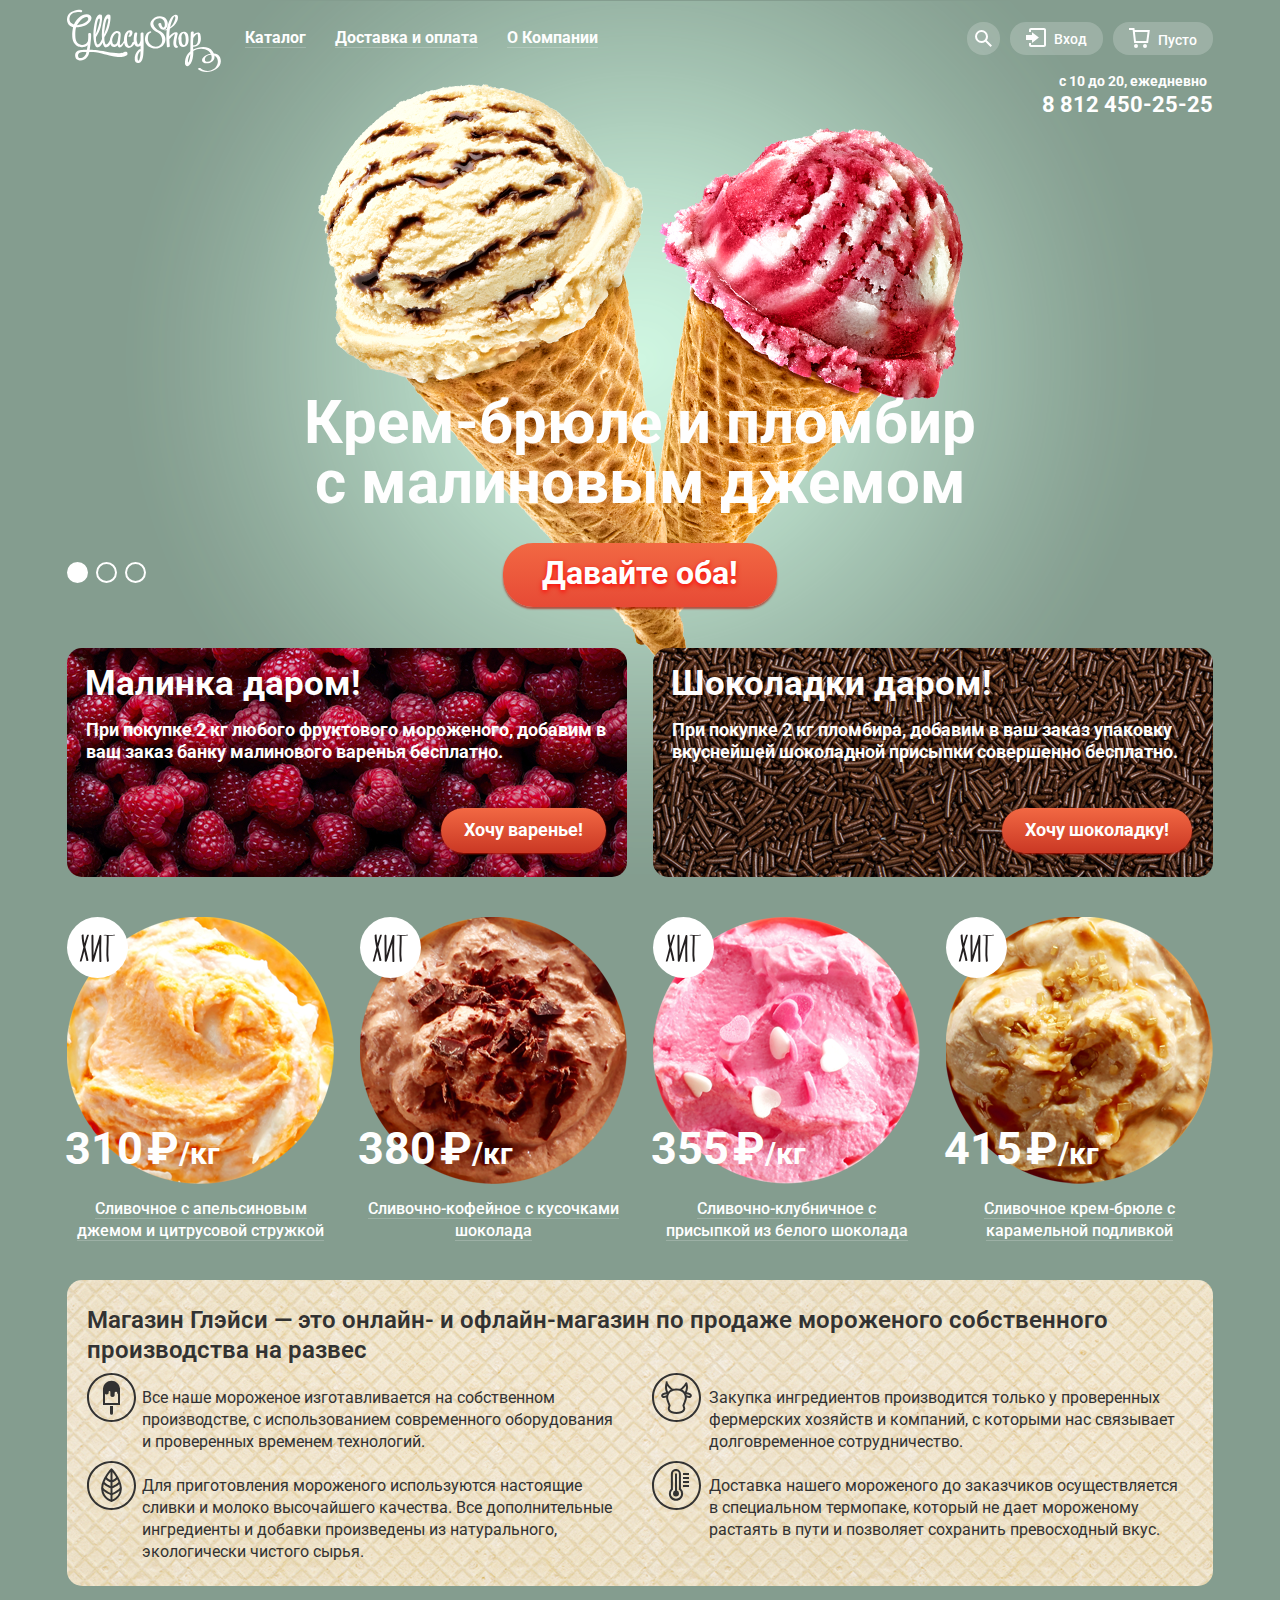
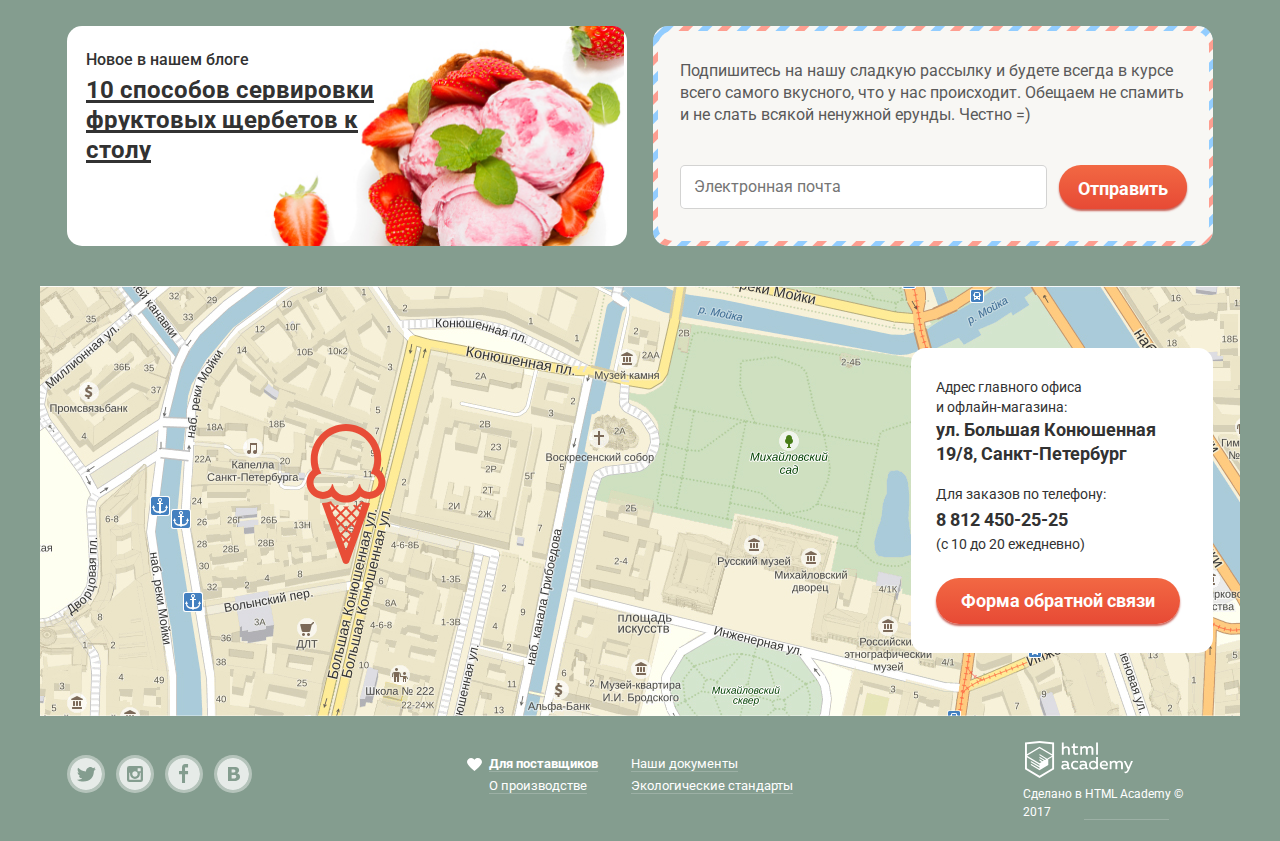
<file: index.html>
<!DOCTYPE html>
<html lang="ru">
  <head>
    <meta charset="utf-8">
    <title>HTML Academy: Проект «Глэйси»</title>
    <link href="https://fonts.googleapis.com/css?family=Roboto:400,500,700&amp;subset=cyrillic" rel="stylesheet">
    <link rel="stylesheet" href="css/normalize.css">
    <link rel="stylesheet" href="css/style.css">

    <!-- временно, для различения в браузере-->
    <link rel="shortcut icon" href="i1.ico" type="image/x-icon">
  </head>
  <body>
    <input class="visually-hidden" type="radio" id="slide-product-1" name="toggle" checked> <!-- СЛАЙД-1-->
    <input class="visually-hidden" type="radio" id="slide-product-2" name="toggle"> <!-- СЛАЙД-2-->
    <input class="visually-hidden" type="radio" id="slide-product-3" name="toggle"> <!-- СЛАЙД-3-->
    <div class="body-wrapper">
      <div class="slider-bottom">
        <div class="ie11-bottom"></div>
        <label class="slide-checked" for="slide-product-1">Первый</label> <!-- СЛАЙД-1-->
        <label for="slide-product-2">Второй</label> <!-- СЛАЙД-2-->
        <label for="slide-product-3">Третий</label> <!-- СЛАЙД-3-->
      </div>
      <header class="main-header">
        <nav class="main-navigation">
          <img class="logo" src="img/logo.svg" alt="Логотип магазина «Глэйси»" width="154" height="64">
          <ul class="site-navigation">  <!-- МЕНЮ-->
            <li class="nav-border nav-border-1"><a href="catalog.html">Каталог</a>
              <ul class="site-navigation-att display-popup"> <!-- ПОДМЕНЮ-->
                <li class="nav-new"><a href="#">Новинки</a></li>
                <li class="nav-att"><a href="catalog-creamy.html">Сливочное</a></li>
                <li class="nav-att"><a href="#">Щербеты</a></li>
                <li class="nav-att"><a href="#">Фруктовый лед</a></li>
                <li class="nav-att"><a href="#">Мелорин</a></li>
              </ul> <!-- /ПОДМЕНЮ-->
            </li>
            <li class="nav-border"><a href="shipping.html">Доставка и оплата</a></li>
            <li class="nav-border"><a href="about.html">О Компании</a></li>
          </ul> <!-- /МЕНЮ-->
          <div class="user-navigation"> <!-- ПОЛЬЗ-МЕНЮ-->
            <div class="search-nav-popup"><!--ПОИСК-->
              <a class="button-search button-light" href="/search.html">
                <span class="visually-hidden">Поиск</span>
              </a>
              <div  class="search-popup display-popup"><!--ПОИСК окно-->
                <section class="search">
                  <h2 class="visually-hidden">Форма поиск</h2>
                    <form action="https://echo.htmlacademy.ru" method="get">
                    <input class="search" type="search" name="search" placeholder="Что ищем?">
                    <button class="visually-hidden" type="submit" name="submit-search" value="">Найти</button>
                    </form>
                </section>
              </div> <!-- /ПОИСК окно -->
            </div><!-- /ПОИСК-->
            <div class="login-nav-popup"><!--ВХОД окно -->
              <a class="login-link button-light" href="/login.html">Вход</a>
              <div  class="login-popup display-popup"> <!--ВХОД-->
                <section class="login">
                  <h2 class="visually-hidden">Вход</h2>
                  <form action="https://echo.htmlacademy.ru" method="post">
                    <p class="login-input-email">
                      <label class="visually-hidden" for="login-email">Электронная почта</label>
                      <input type="email" name="login-email" id="login-email" placeholder="Электронная почта" required>
                    </p>
                    <p class="login-input-password">
                      <label class="visually-hidden" for="password">Пароль</label>
                      <input type="password" name="password" id="password" placeholder="Пароль" required>
                    </p>
                    <div class="login-wrapper">
                      <button class="button" type="submit" name="login-submit" value="">Войти</button>
                      <p><a href="/restore.html">Забыли пароль?</a>
                      <a href="/registration.html">Новая регистрация</a></p>
                    </div>
                  </form>
                </section>
              </div> <!--/ВХОД окно -->
            </div> <!--/ВХОД-->
            <section class="basket-nav button-light">
              <h2 class="visually-hidden">Корзина</h2>
              <a class="basket" href="/basket.html">Пусто</a>
            </section>
          </div> <!-- /ПОЛЬЗ-МЕНЮ-->
        </nav>
        <div class="main-contact">
          <p>с 10 до 20, ежедневно</p>
          <a href="tel:88124502525">8 812 450-25-25</a>
        </div>
      </header>
      <div class="wrapper">
        <main>
          <section class="slider"> <!-- СЛАЙДЕР-->
            <h1 class="visually-hidden">Магазин мороженного «Глэйси»</h1>
            <div class="main-slider"> <!-- СЛАЙД-1-->
              <div class="main-slide-1">
                <img src="img/slider-cream-1.png" alt="Крем-брюле и пломбир с малиновым джемом" width="1045" height="881">

                  <div class="ie11"></div>
                <p>Крем-брюле и пломбир с малиновым джемом</p>
                <a href="#" class="button button-max">Давайте оба!</a>
              </div>  <!-- /СЛАЙД-1-->
              <div class="main-slide-1 display-slide-none">  <!-- СЛАЙД-2-->
                <img src="img/slider-cream-2.png" alt="Шоколадный пломбир и лимонный сорбет" width="1065" height="859">
                <p>Шоколадный пломбир и лимонный сорбет </p>
                <a href="#" class="button button-max">Давайте оба!</a>
              </div>  <!-- /СЛАЙД-2-->
              <div class="main-slide-1 display-slide-none">  <!-- СЛАЙД-3-->
                <img src="img/slider-cream-3.png" alt="Пломбир с помадкой и клубничный щербет" width="1079" height="854">
                <p>Пломбир с помадкой и клубничный щербет</p>
                <a href="#" class="button button-max">Давайте оба!</a>
              </div>  <!-- /СЛАЙД-3-->
            </div>    <!-- /.main-slider-->
          </section> <!-- /СЛАЙДЕР-->
          <section class="wraper-2"> <!-- ПРОМО-->
            <h2 class="visually-hidden">Акции</h2>
            <section class="promo promo-1">
              <h3>Малинка даром!</h3>
              <p>При покупке 2 кг любого фруктового мороженого, добавим в ваш заказ банку малинового варенья бесплатно.</p>
              <div class="ie11-promo"></div>
              <a href="#" class="button button-min">Хочу варенье!</a>
            </section> <!-- /.promo-1-->
            <section class="promo promo-2">
              <h3>Шоколадки даром!</h3>
              <p>При покупке 2 кг пломбира, добавим в ваш заказ упаковку вкуснейшей шоколадной присыпки совершенно бесплатно.</p>
              <div class="ie11-promo"></div>
              <a href="#" class="button button-min">Хочу шоколадку!</a>
            </section> <!-- /.promo-2-->
          </section> <!-- /ПРОМО-->
          <section class="main-catalog wraper-4">
            <h2 class="visually-hidden">Каталог</h2>
            <div class="ice-cream-hit">
              <div class="catalog-card">
                <img class="ice" src="img/cream-11.png" alt="Сливочное с апельсиновым джемом и цитрусовой стружкой" width="267" height="267">
                <p class="price"><span>310</span><span>₽</span>/кг</p>
                <a class="ice-about-link" href="#">
                  <h3 class="ice-about">Сливочное с апельсиновым джемом и цитрусовой стружкой</h3>
                </a>
                <a href="#" class="button button-popup ice-popup">Быстрый просмотр</a>
              </div>
            </div> <!-- /КАРТ-1-->
            <div class="ice-cream-hit">
              <div class="catalog-card">
                <img class="ice" src="img/cream-12.png" alt="Сливочно-кофейное с кусочками шоколада" width="267" height="267">
                <p class="price"><span>380</span><span>₽</span>/кг</p>
                <a class="ice-about-link" href="#">
                  <h3 class="ice-about">Сливочно-кофейное с кусочками шоколада</h3>
                </a>
                <a href="#" class="button button-popup ice-popup">Быстрый просмотр</a>
              </div>
            </div>  <!-- /КАРТ-2-->
            <div class="ice-cream-hit">
              <div class="catalog-card ice-popup">
                <img class="ice" src="img/cream-13.png" alt="Сливочно-клубничное с присыпкой из белого шоколада" width="267" height="267">
                <p class="price"><span>355</span><span>₽</span>/кг</p>
                <a class="ice-about-link" href="#">
                  <h3 class="ice-about">Сливочно-клубничное с присыпкой из белого шоколада</h3>
                </a>
                <a href="#" class="button button-popup ice-popup">Быстрый просмотр</a>
              </div>
            </div> <!-- /КАРТ-3-->
            <div class="ice-cream-hit">
              <div class="catalog-card">
                <img class="ice" src="img/cream-14.png" alt="Сливочное крем-брюле с карамельной подливкой" width="267" height="267">
                <p class="price"><span>415</span><span>₽</span>/кг</p>
                <a class="ice-about-link" href="#">
                  <h3 class="ice-about">Сливочное крем-брюле с карамельной подливкой</h3>
                </a>
                <a href="#" class="button button-popup ice-popup">Быстрый просмотр</a>
              </div>
            </div> <!-- /КАРТ-4-->
          </section>  <!-- /КАТАЛОГ-->
          <section class="about">
            <h2>Магазин Глэйси — это онлайн- и офлайн-магазин по продаже мороженого собственного производства на развес</h2>
            <div class="about-wrapper">
              <p>Все наше мороженое изготавливается на собственном производстве, с использованием современного оборудования и проверенных временем технологий.</p>
              <p>Закупка ингредиентов  производится только у проверенных фермерских хозяйств и компаний, с которыми нас связывает долговременное сотрудничество.</p>
              <p>Для приготовления мороженого используются настоящие сливки и молоко высочайшего качества. Все дополнительные ингредиенты и добавки произведены из натурального, экологически чистого сырья. </p>
              <p>Доставка нашего мороженого до заказчиков осуществляется в специальном термопаке, который не дает мороженому растаять в пути и позволяет сохранить превосходный вкус.</p>
            </div>
          </section>  <!-- /.about-->
          <div class="wraper-2">
            <section class="blog-new">
              <h2>Новое в нашем блоге</h2>
              <a href="#">
                <h3>10 способов сервировки фруктовых щербетов к столу</h3>
              </a>
            </section> <!-- /.blog-new-->
            <section class="letters">
              <div class="letters-fon">
                <h2 class="visually-hidden">Подпишись на рассылку!</h2>
                <p class="letters-text">Подпишитесь на нашу сладкую рассылку и будете всегда в курсе всего самого вкусного, что у нас происходит. Обещаем не спамить и не слать всякой ненужной ерунды. Честно =)</p>
                <form action="https://echo.htmlacademy.ru" method="post">
                  <p class="letters-input">
                    <label class="visually-hidden" for="letters-email">Электронная почта</label>
                    <input type="email" name="letters-email" id="letters-email" placeholder="Электронная почта" required>
                  </p>
                  <button class="button" type="submit" value="">Отправить</button>
                </form>
              </div>  <!-- /.letters-fon -->
            </section> <!-- /.letters-->
          </div>
          <section class="map">
            <h2 class="visually-hidden">Контакты магазина</h2>
            <img class="map-img"  src="img/map.jpg" alt="Санкт-Петербург, ул. Большая Конюшенная 19/8" width="1200" height="430">
            <div class="contact">
              <span>Адрес главного офиса и офлайн-магазина:</span><address>ул. Большая Конюшенная 19/8, Санкт-Петербург</address>
              <p>Для заказов по телефону:
              <a class="tel" href="tel:88124502525">8 812 450-25-25</a>
              (с 10 до 20 ежедневно)</p>
              <a class="button" href="/contact.html">Форма обратной связи</a> <!--Тут же ж должна быть связь через id с section class="reply" ?-->
            </div>
          </section> <!-- /.map-->
        </main>
        <footer class="footer-wrapper">
          <section class="social">
          <h2 class="visually-hidden">Соцсети</h2>
            <ul class="social-wrapper">
              <li><a href="#"><span class="visually-hidden">Twitter</span></a></li>
              <li><a href="#"><span class="visually-hidden">Instagram</span></a></li>
              <li><a href="#"><span class="visually-hidden">Facebook</span></a></li>
              <li><a href="#"><span class="visually-hidden">Вконтакте</span></a></li>
            </ul>
          </section> <!-- /Соцсети-->
          <section class="about-us">
          <h2 class="visually-hidden">Партнерам</h2>
          <ul class="about-us-wrapper">
            <li class="about-us-provider"><a href="#">Для поставщиков</a></li>
            <li><a href="#">Наши документы</a></li>
            <li><a href="#">О производстве</a></li>
            <li><a href="#">Экологические стандарты</a></li>
          </ul>
          </section> <!-- /.about-us-->
          <div class="copyright copyright-wrapper">
            <a href="https://htmlacademy.ru/intensive/htmlcss">
              <img src="img/footer-logo-htmlacademy.svg" alt="Лого «HTML Academy»" width="108" height="39">
              <p>Сделано в <span>HTML Academy</span> © 2017</p>
            </a>
          </div> <!-- /.copyright-->
        </footer>
      </div>  <!-- .wrapper-->

      <!--СВЯЗЬ-->
      <div class="display-popup">
        <section class="reply">
          <h2 class="reply">Мы обязательно вам ответим!</h2>
          <form class="reply" action="https://echo.htmlacademy.ru" method="post">
            <div class="reply-name">
              <label class="visually-hidden" for="reply-name">Имя</label>
              <input type="text" name="reply-name" id="reply-name" placeholder="Как вас зовут?">
            </div>
            <div class="reply-mail">
              <label class="visually-hidden" for="reply-email">Электронная почта</label>
              <input type="email" name="reply-email" id="reply-email" placeholder="Ваша почта для ответа?">
            </div>
            <div class="reply-text">
              <label class="visually-hidden" for="reply-text">Сообщение</label>
              <textarea name="reply-text" id="reply-text" cols="10" rows="3" placeholder="Напишите что-нибудь..."></textarea>
            </div>
            <button class="button button-send" type="submit" value="">Отправить</button>
          </form>
          <button class="button-close" id="button-close" type="button" value="Закрыть">Закрыть</button>
        </section>
      </div> <!--/СВЯЗЬ-->

    </div> <!-- /.body-wrapper -->
  </body>
</html>
</file>
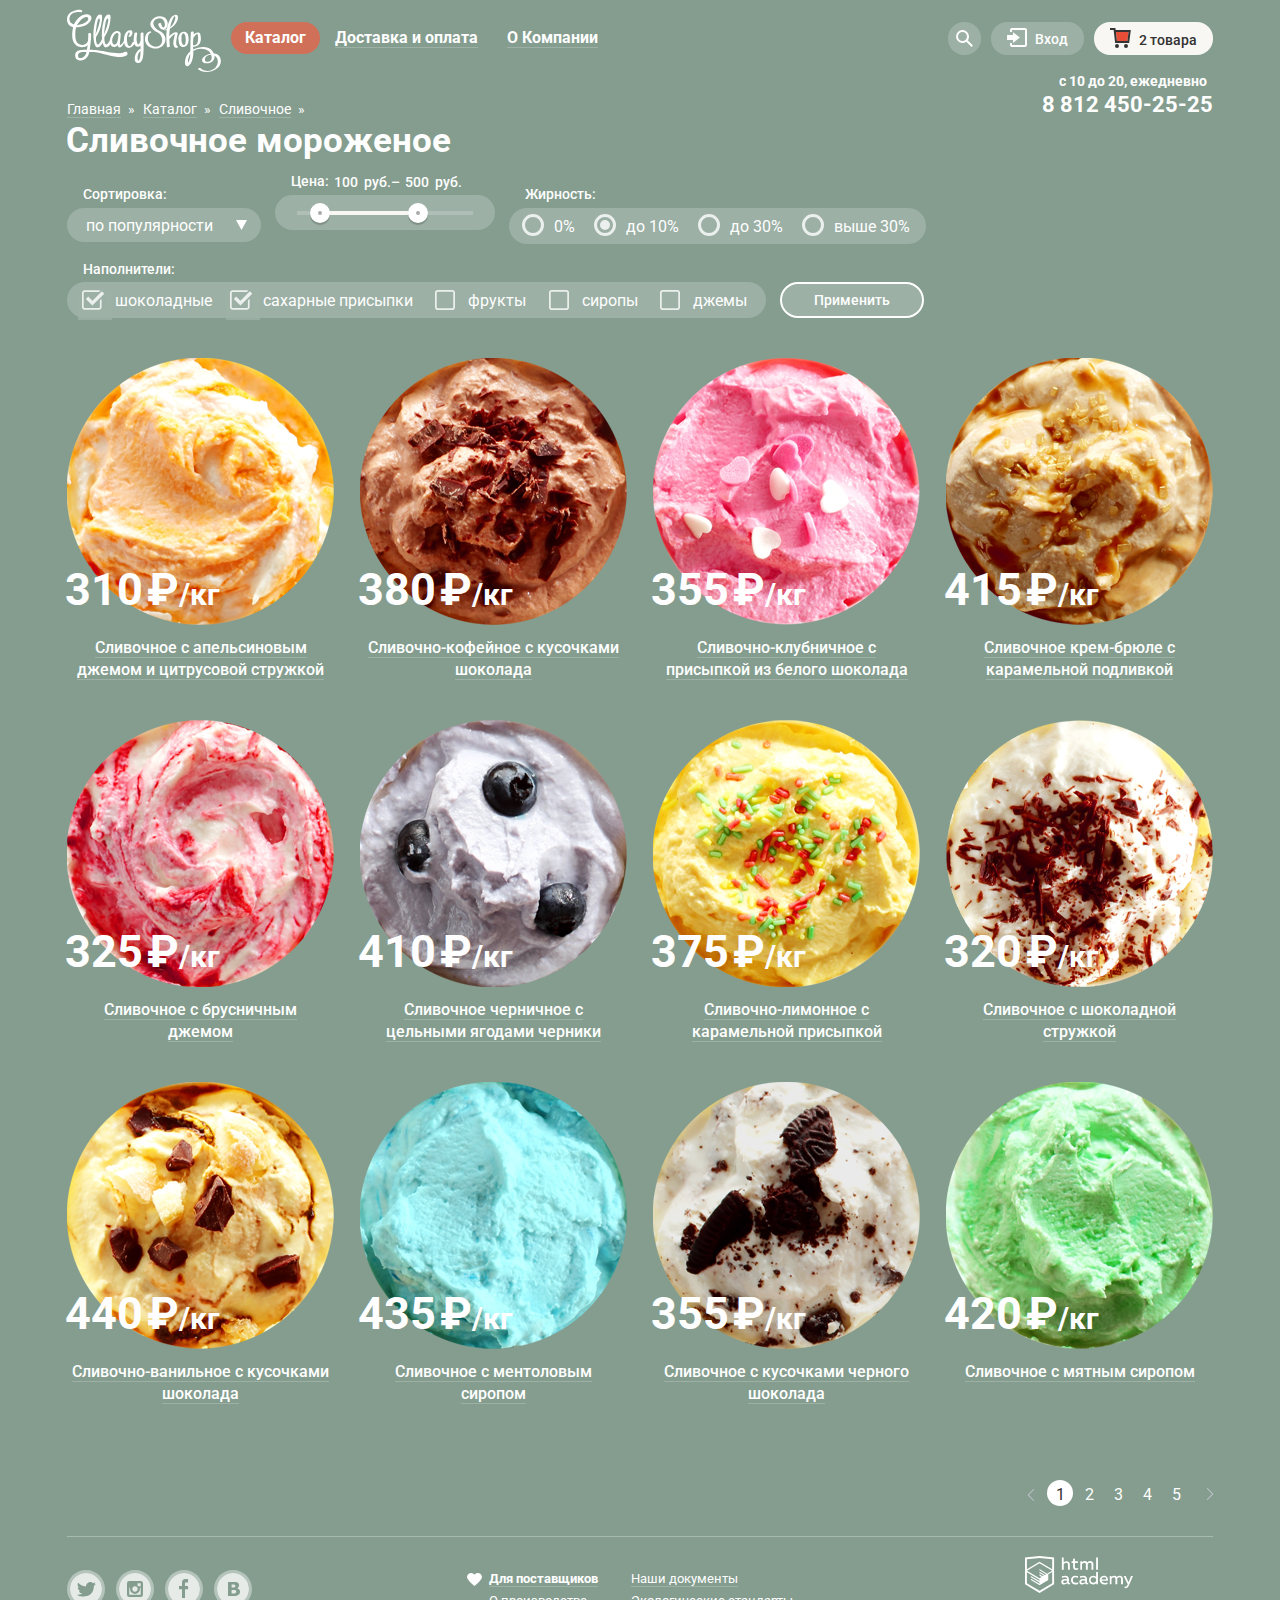
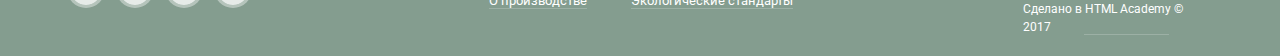
<file: catalog-creamy.html>
<!DOCTYPE html>
<html lang="ru">
  <head>
    <meta charset="utf-8">
    <title>HTML Academy: Проект «Глэйси»</title>
    <link href="https://fonts.googleapis.com/css?family=Roboto:400,500,700&amp;subset=cyrillic" rel="stylesheet">
    <link rel="stylesheet" href="css/normalize.css">
    <link rel="stylesheet" href="css/style-min.css">
  </head>

  <body>
      <div class="body-wrapper">
        <header class="main-header">
          <nav class="main-navigation">
            <a href="index.html">
                <img class="logo" src="img/logo.svg" alt="Логотип магазина «Глэйси»" width="154" height="64">
            </a>
              <ul class="site-navigation"> <!-- ДМЕНЮ-->
                <li class="nav-border site-navigation-active nav-border-1">
                  <a href="catalog.html">Каталог</a>
                  <ul class="site-navigation-att display-popup"> <!-- ПОДМЕНЮ-->
                    <li class="nav-new"><a href="#">Новинки</a></li>
                    <li class="nav-att-active"><a href="#">Сливочное</a></li>
                    <li class="nav-att"><a href="#">Щербеты</a></li>
                    <li class="nav-att"><a href="#">Фруктовый лед</a></li>
                    <li class="nav-att"><a href="#">Мелорин</a></li>
                  </ul> <!-- /ПОДМЕНЮ-->
                </li>
                <li class="nav-border"><a href="shipping.html">Доставка и оплата</a></li>
                <li class="nav-border"><a href="about.html">О Компании</a></li>
              </ul> <!-- /МЕНЮ-->
            <div class="user-navigation"> <!-- ПОЛЬЗ-МЕНЮ-->
              <div class="search-nav-popup"><!--ПОИСК-->
                <a class="button-search button-light" href="/search.html">
                  <span class="visually-hidden">Поиск</span>
                </a>
                <div  class="search-popup display-popup"><!--ПОИСК окно-->
                  <section class="search">
                    <h2 class="visually-hidden">Форма поиск</h2>
                      <form action="https://echo.htmlacademy.ru" method="get">
                      <input class="search" type="search" name="search" placeholder="Что ищем?">
                      <button class="visually-hidden" type="submit" name="submit-search" value="">Найти</button>
                      </form>
                  </section>
                </div> <!-- /ПОИСК окно -->
              </div><!-- /ПОИСК-->
              <div class="login-nav-popup"><!--ВХОД окно -->
                <a class="login-link button-light" href="/login.html">Вход</a>
                <div  class="login-popup display-popup"> <!--ВХОД-->
                  <section class="login">
                    <h2 class="visually-hidden">Вход</h2>
                    <form action="https://echo.htmlacademy.ru" method="post">
                      <p class="login-input-email">
                        <label class="visually-hidden" for="login-email">Электронная почта</label>
                        <input type="email" name="login-email" id="login-email" placeholder="Электронная почта" required>
                      </p>
                      <p class="login-input-password">
                        <label class="visually-hidden" for="password">Пароль</label>
                        <input type="password" name="password" id="password" placeholder="Пароль" required>
                      </p>
                      <div class="login-wrapper">
                        <button class="button" type="submit" name="login-submit" value="">Войти</button>
                        <p><a href="/restore.html">Забыли пароль?</a>
                        <a href="/registration.html">Новая регистрация</a></p>
                      </div>
                    </form>
                  </section>
                </div> <!--/ВХОД окно -->
              </div> <!--/ВХОД-->
              <div class="basket-nav-popup"> <!--КОРЗИНА-->
                <section class="basket-nav-buy button-light">
                  <h2 class="visually-hidden">Корзина</h2>
                  <a class=" basket" href="/basket.html">2 товара</a>
                </section>
                <div class="basket-popup display-popup"><!--КОРЗИНА окно -->
                    <section class="basket-buy">
                      <h2 class="visually-hidden">Корзина</h2>
                      <form action="https://echo.htmlacademy.ru" method="post">
                      <table>
                        <caption class="basket-price-total">
                          <h3 class="visually-hidden">Общая сумма покупки:</h3>Итого: 750 руб.
                        </caption>
                        <tbody>
                          <tr>
                            <th class="ie11-ice"></th>
                            <th class="basket-buy-ice"><a href="#">Пломбир с апельсиновым джемом</a></th>
                            <td class="basket-buy-img"><img src="img/cream-11-basket.png" alt="Пломбир с апельсиновым джемом" width="33" height="33"></td>
                            <td class="basket-buy-weight">1,5 кг х <span class="basket-buy-price">200 руб.</span></td>
                            <td class="basket-buy-cost">300 руб.</td>
                            <td class="basket-buy-delete"><button class="button-delete" type="button" value="Удалить">Удалить товар</button></td>
                          </tr>
                          <tr>
                            <th class="ie11-ice"></th>
                            <th class="basket-buy-ice"><a href="#">Клубничный пломбир с присыпкой из белого шоколада</a></th>
                            <td class="basket-buy-img"><img src="img/cream-13-basket.png" alt="Клубничный пломбир с присыпкой из белого шоколада" width="33" height="33"></td>
                            <td class="basket-buy-weight">1,5 кг х <span class="basket-buy-price">300 руб.</span></td>
                            <td class="basket-buy-cost">450 руб.</td>
                            <td class="basket-buy-delete" ><button class="button-delete" type="button" value="Удалить">Удалить товар</button></td>
                          </tr>
                        </tbody>
                      </table>
                      <hr>
                      <div class="basket-by-button">
                        <button class="button" type="submit" value="">Оформить заказ</button>
                      </div>
                      </form>
                    </section>
                  </div><!-- /КОРЗИНА окно -->
              </div><!-- /КОРЗИНА-->
              </div> <!-- ПОЛЬЗ-МЕНЮ-->
          </nav>
          <div class="wraper-nav-2">
            <ul class="breadcrumbs"> <!-- Хлебные крошки -->
              <li><a href="index.html">Главная</a></li>
              <li><a href="сatalog.html">Каталог</a></li>
              <li><a href="#">Сливочное</a></li>
            </ul>
            <section class="main-contact">
              <h2 class="visually-hidden">Время работы</h2>
              <p>с 10 до 20, ежедневно</p>
              <a href="tel:88124502525">8 812 450-25-25</a>
            </section>
          </div>
        </header>

        <div class="wrapper">
          <main>
            <h1 class="header-main">Сливочное мороженое</h1>
            <section class="sort"> <!-- Форма сортировки -->
              <h2 class="visually-hidden">Выбор</h2>
              <form action="https://echo.htmlacademy.ru" method="get">
                <div class="all-sort-wrapper">
                  <div class="catalog-sort-all catalog-sort-wrapper"> <!-- .sort СОРТИРОВКА-->
                    <p><label for="catalog-sort">Сортировка:</label></p>
                    <div class="catalog-sort">
                      <select class="sort-select" name="catalog-sort" id="catalog-sort">
                        <option class="sort-selected" value="1" selected>по популярности</option>
                        <option value="2">по цене</option>
                        <option value="3">по жирности</option>
                        <option value="4">по наполнителю</option>
                      </select>
                    </div>
                  </div> <!-- /.sort СОРТИРОВКА-->
                  <fieldset class="catalog-sort-priсe catalog-sort-wrapper"> <!-- .price ЦЕНА -->
                    <legend class="catalog-sort-label">Цена:
                      <label class="min-price"><input type="text" name="min-price" value="100"> руб.</label>
                      <label class="max-price"> – <input type="text" name="max-price" value="500"> руб.</label>
                    </legend>
                    <div class="sort-wrapper">
                      <div class="sort-price">
                        <div class="scale">
                          <div class="bar"></div>
                        </div>
                        <div class="range range-min"></div>
                        <div class="range range-max"></div>
                      </div>
                    </div>
                  </fieldset> <!-- /.price ЦЕНА -->
                  <fieldset class="catalog-sort-fat catalog-sort-wrapper"><!-- .fat ЖИРНОРСТЬ -->
                    <legend>Жирность:</legend>
                    <ul class="sort-wrapper">
                      <li class="fat-sort">
                        <input class="sort-fat visually-hidden" type="radio" name="catalog-sort-fat" id="fat-0">
                        <label for="fat-0">0%</label>
                      </li>
                      <li class="fat-sort">
                        <input class="sort-fat visually-hidden" type="radio" name="catalog-sort-fat" id="fat-10" checked>
                        <label for="fat-10">до 10%</label>
                      </li>
                      <li class="fat-sort">
                        <input class="sort-fat visually-hidden" type="radio" name="catalog-sort-fat" id="fat-30">
                        <label for="fat-30">до 30%</label>
                      </li>
                      <li class="fat-sort">
                        <input class="sort-fat visually-hidden" type="radio" name="catalog-sort-fat" id="fat-30max">
                        <label for="fat-30max">выше 30%</label>
                      </li>
                    </ul>
                  </fieldset> <!-- /.fat ЖИРНОРСТЬ -->
                  <fieldset class="catalog-sort-fil catalog-sort-wrapper">  <!-- /.fil НАПОЛНИТЕЛИ -->
                    <legend>Наполнители:</legend>
                    <ul class="sort-wrapper">
                      <li class="fil-sort">
                        <input class="sort-fil visually-hidden" type="checkbox" name="catalog-sort-fil" id="fil-chocolate" checked>
                        <label for="fil-chocolate">шоколадные</label>
                      </li>
                      <li class="fil-sort">
                        <input class="sort-fil visually-hidden" type="checkbox" name="catalog-sort-fil" id="fil-sugar" checked>
                        <label for="fil-sugar">сахарные присыпки</label>
                      </li>
                      <li class="fil-sort">
                        <input class="sort-fil visually-hidden" type="checkbox" name="catalog-sort-fil" id="fil-fruit">
                        <label for="fil-fruit">фрукты</label>
                      </li>
                      <li class="fil-sort">
                        <input class="sort-fil visually-hidden" type="checkbox" name="catalog-sort-fil" id="fil-syrup">
                        <label for="fil-syrup">сиропы</label>
                      </li>
                      <li class="fil-sort">
                        <input class="sort-fil visually-hidden" type="checkbox" name="catalog-sort-fil" id="fil-jam">
                        <label for="fil-jam">джемы</label>
                      </li>
                    </ul>
                  </fieldset>  <!-- /.fil НАПОЛНИТЕЛИ -->
                  <button class="button-sort button-light" type="submit" name="catalog-sort-button" value="">Применить</button>
                </div>
              </form>
            </section>
            <section class="main-catalog wraper-4max"> <!-- КАТАЛОГ -->
              <h2 class="visually-hidden">Каталог</h2>
              <div class="catalog-card catalog-card-row ice-popup">
                  <img class="ice" src="img/cream-11.png" alt="Фото мороженого" width="267" height="267">
                  <p class="price"><span>310</span><span>₽</span>/кг</p>
                  <a class="ice-about-link-max" href="#">
                    <h3 class="ice-about">Сливочное с апельсиновым джемом и цитрусовой стружкой</h3>
                  </a>
                  <a href="#" class="button button-popup ice-popup">Быстрый просмотр</a>
              </div> <!-- /КАРТ-1-->
              <div class="catalog-card catalog-card-row ice-popup">
                <img class="ice" src="img/cream-12.png" alt="Фото мороженого" width="267" height="267">
                <p class="price"><span>380</span><span>₽</span>/кг</p>
                <a class="ice-about-link-max" href="#">
                    <h3 class="ice-about">Сливочно-кофейное с кусочками шоколада</h3>
                </a>
                <a href="#" class="button button-popup ice-popup">Быстрый просмотр</a>
              </div> <!-- /КАРТ-2-->
              <div class="catalog-card catalog-card-row ice-popup">
                <img class="ice" src="img/cream-13.png" alt="Фото мороженого" width="267" height="267">
                <p class="price"><span>355</span><span>₽</span>/кг</p>
                <a class="ice-about-link-max" href="#">
                  <h3 class="ice-about">Сливочно-клубничное с присыпкой из белого шоколада</h3>
                </a>
                <a href="#" class="button button-popup ice-popup">Быстрый просмотр</a>
              </div> <!-- /КАРТ-3-->
              <div class="catalog-card catalog-card-row ice-popup">
                <img class="ice" src="img/cream-14.png" alt="Фото мороженого" width="267" height="267">
                <p class="price"><span>415</span><span>₽</span>/кг</p>
                <a class="ice-about-link-max" href="#">
                  <h3 class="ice-about">Сливочное крем-брюле с карамельной подливкой</h3>
                </a>
                <a href="#" class="button button-popup ice-popup">Быстрый просмотр</a>
              </div> <!-- /КАРТ-4-->
              <!-- РЯД 2-->
              <div class="catalog-card catalog-card-row ice-popup">
                <img class="ice" src="img/cream-21.png" alt="Фото мороженого" width="267" height="267">
                <p class="price"><span>325</span><span>₽</span>/кг</p>
                <a class="ice-about-link-max" href="#">
                  <h3 class="ice-about">Сливочное с брусничным джемом</h3>
                </a>
                <a href="#" class="button button-popup ice-popup">Быстрый просмотр</a>
              </div> <!-- /КАРТ-5-->
              <div class="catalog-card catalog-card-row ice-popup">
                <img class="ice" src="img/cream-22.png" alt="Фото мороженого" width="267" height="267">
                <p class="price"><span>410</span><span>₽</span>/кг</p>
                <a class="ice-about-link-max" href="#">
                  <h3 class="ice-about">Сливочное черничное с цельными ягодами черники</h3>
                </a>
                <a href="#" class="button button-popup ice-popup">Быстрый просмотр</a>
              </div> <!-- /КАРТ-6-->
              <div class="catalog-card catalog-card-row ice-popup">
                <img class="ice" src="img/cream-23.png" alt="Фото мороженого" width="267" height="267">
                <p class="price"><span>375</span><span>₽</span>/кг</p>
                <a class="ice-about-link-max" href="#">
                  <h3 class="ice-about">Сливочно-лимонное с карамельной присыпкой</h3>
                </a>
                <a href="#" class="button button-popup ice-popup">Быстрый просмотр</a>
              </div> <!-- /КАРТ-7-->
              <div class="catalog-card catalog-card-row ice-popup">
                <img class="ice" src="img/cream-24.png" alt="Фото мороженого" width="267" height="267">
                <p class="price"><span>320</span><span>₽</span>/кг</p>
                <a class="ice-about-link-max" href="#">
                  <h3 class="ice-about">Сливочное с шоколадной стружкой</h3>
                </a>
                <a href="#" class="button button-popup ice-popup">Быстрый просмотр</a>
              </div> <!-- /КАРТ-8-->
              <!-- РЯД 8-->
              <div class="catalog-card catalog-card-row ice-popup">
                <img class="ice" src="img/cream-31.png" alt="Фото мороженого" width="267" height="267">
                <p class="price"><span>440</span><span>₽</span>/кг</p>
                <a class="ice-about-link-max" href="#">
                  <h3 class="ice-about">Сливочно-ванильное с кусочками шоколада</h3>
                </a>
                <a href="#" class="button button-popup ice-popup">Быстрый просмотр</a>
              </div> <!-- /КАРТ-9-->
              <div class="catalog-card catalog-card-row ice-popup">
                <img class="ice" src="img/cream-32.png" alt="Фото мороженого" width="267" height="267">
                <p class="price"><span>435</span><span>₽</span>/кг</p>
                <a class="ice-about-link-max" href="#">
                  <h3 class="ice-about">Сливочноe с ментоловым сиропом</h3>
                </a>
                <a href="#" class="button button-popup ice-popup">Быстрый просмотр</a>
              </div> <!-- /КАРТ-10-->
              <div class="catalog-card catalog-card-row ice-popup">
                <img class="ice" src="img/cream-33.png" alt="Фото мороженого" width="267" height="267">
                <p class="price"><span>355</span><span>₽</span>/кг</p>
                <a class="ice-about-link-max" href="#">
                  <h3 class="ice-about">Сливочное с кусочками черного шоколада</h3>
                </a>
                <a href="#" class="button button-popup ice-popup">Быстрый просмотр</a>
              </div> <!-- /КАРТ-11-->
              <div class="catalog-card catalog-card-row ice-popup">
                <img class="ice" src="img/cream-34.png" alt="Фото мороженого" width="267" height="267">
                <p class="price"><span>420</span><span>₽</span>/кг</p>
                <a class="ice-about-link-max" href="#">
                  <h3 class="ice-about">Сливочное с мятным сиропом</h3>
                </a>
                <a href="#" class="button button-popup ice-popup">Быстрый просмотр</a>
              </div> <!-- /КАРТ-12-->
            </section>
            <section class="catalog-paginator"> <!-- листалки для СТРАНИЦ КАТАЛОГА-->
              <h3 class="visually-hidden">Переход по страницам каталога</h3>
              <ul class="catalog-paginator-list">
                <li><a class="catalog-paginator-prev" href="#prev"><span class="visually-hidden">Назад</span></a></li>
                <li><a class="catalog-paginator-current catalog-paginator-c-active" href="#">1</a></li>
                <li><a class="catalog-paginator-current" href="#">2</a></li>
                <li><a class="catalog-paginator-current" href="#">3</a></li>
                <li><a class="catalog-paginator-current" href="#">4</a></li>
                <li><a class="catalog-paginator-current" href="#">5</a></li>
                <li><a class="catalog-paginator-next" href="#"><span class="visually-hidden">Вперед</span></a></li>
              </ul>
            </section> <!--/листалки -->
          </main>
          <footer class="footer-wrapper footer-line">
              <section class="social">
              <h2 class="visually-hidden">Соцсети</h2>
                <ul class="social-wrapper">
                  <li><a href="#"><span class="visually-hidden">Twitter</span></a></li>
                  <li><a href="#"><span class="visually-hidden">Instagram</span></a></li>
                  <li><a href="#"><span class="visually-hidden">Facebook</span></a></li>
                  <li><a href="#"><span class="visually-hidden">Вконтакте</span></a></li>
                </ul>
              </section> <!-- /Соцсети-->
              <section class="about-us">
              <h2 class="visually-hidden">Партнерам</h2>
              <ul class="about-us-wrapper">
                <li class="about-us-provider"><a href="#">Для поставщиков</a></li>
                <li><a href="#">Наши документы</a></li>
                <li><a href="#">О производстве</a></li>
                <li><a href="#">Экологические стандарты</a></li>
              </ul>
              </section> <!-- /.about-us-->
              <div class="copyright copyright-wrapper">
                <a href="https://htmlacademy.ru/intensive/htmlcss">
                  <img src="img/footer-logo-htmlacademy.svg" alt="Лого «HTML Academy»" width="108" height="39">
                  <p>Сделано в HTML Academy © 2017</p>
                </a>
              </div> <!-- /.copyright-->
          </footer>
        </div> <!-- /.wrapper-->
    </div>    <!-- /.body-wrapper -->
  </body>
</html>
</file>
<file: css/style.css>
body {
  margin: 0;
  padding: 0;
  background-color: #849d8f;
  color: #fefefe;
  font-weight: normal;
  font-size: 16px;
  font-family: 'Roboto', 'Arial', sans-serif;
  line-height: 22px;
}

  .body-wrapper {
  position: relative;
  -webkit-box-sizing: border-box;
          box-sizing: border-box;
  margin: 0 auto;
  padding: 0 27px;
  width: 1200px;
}

.visually-hidden {
  position: absolute;
  overflow: hidden;
  clip: rect(0 0 0 0);
  margin: -1px;
  padding: 0;
  width: 1px;
  height: 1px;
  border: 0;
}

.display-popup {
  display: none;
}

a {
  color: #ffffff;
  text-decoration: none;
}

a:hover,
a:focus,
a:active {
  color: #ffbc9e;
}

.sort li,
.social li,
.about-us li,
.breadcrumbs li,
.catalog-paginator-list li,
.main-slider li,
.site-navigation,
.site-navigation-att,
.user-navigation {
  margin: 0;
  padding: 0;
  list-style: none;
}

.button {
  display: inline-block;
  padding: 14px 20px;
  border: none;
  border-radius: 30px;
  -webkit-box-shadow: 0px 2px 2px 0 rgba(172, 16, 0, 0.64);
          box-shadow: 0px 2px 2px 0 rgba(172, 16, 0, 0.64);
  background-image: -webkit-gradient(linear, left bottom, left top, from(#e74a35), to(#f26843));
  background-image: linear-gradient(to top, #e74a35, #f26843);
  color: #fefefe;
  vertical-align: middle;
  text-align: center;
  font-weight: bold;
  font-size: 18px;
  line-height: 24px;
  cursor: pointer;
}

.button:hover,
.button:focus {
  -webkit-box-shadow: 0px 2px 2px 0 #ac1000;
          box-shadow: 0px 2px 2px 0 #ac1000;
  background-image: -webkit-gradient(linear, left bottom, left top, from(#e74a35), to(#f26843)), -webkit-gradient(linear, left top, left bottom, from(rgba(255, 255, 255, 0.2)), to(rgba(255, 255, 255, 0.2)));
  background-image: linear-gradient(to top, #e74a35, #f26843), linear-gradient(to bottom, rgba(255, 255, 255, 0.2), rgba(255, 255, 255, 0.2));
  color: #fefefe;
}

.button:active,
a.button:active {
  -webkit-box-shadow: inset 0px 2px 2px 0 #942718;
          box-shadow: inset 0px 2px 2px 0 #942718;
  background-image: -webkit-gradient(linear, left top, left bottom, from(#e74a35), to(#f26843)), -webkit-gradient(linear, left top, left bottom, from(rgba(0, 0, 0, 0.07)), to(rgba(0, 0, 0, 0.07)));
  background-image: linear-gradient(to bottom, #e74a35, #f26843), linear-gradient(to bottom, rgba(0, 0, 0, 0.07), rgba(0, 0, 0, 0.07));
  color: #fceeec;
}

.button-min {
  background: -webkit-gradient(linear, left bottom, left top, from(#ca3824), to(#f26843));
  background: linear-gradient(to top, #ca3824, #f26843);
  -webkit-box-shadow: 0px 1px 2px 0 #ac1000;
          box-shadow: 0px 1px 2px 0 #ac1000;
}

.button-min:hover,
.button-min:focus {
  -webkit-box-shadow: 0px 1px 2px 0 #ac1000;
          box-shadow: 0px 1px 2px 0 #ac1000;
  background-image: -webkit-gradient(linear, left bottom, left top, from(#e74a35), to(#f26843)), -webkit-gradient(linear, left top, left bottom, from(rgba(255, 255, 255, 0.2)), to(rgba(255, 255, 255, 0.2)));
  background-image: linear-gradient(to top, #e74a35, #f26843), linear-gradient(to bottom, rgba(255, 255, 255, 0.2), rgba(255, 255, 255, 0.2));
  color: #fefefe;
}

.button:active,
a.button-min:active {
  background-image: -webkit-gradient(linear, left bottom, left top, from(#e74a35), to(#f26843)), -webkit-gradient(linear, left top, left bottom, from(rgba(255, 255, 255, 0.2)), to(rgba(255, 255, 255, 0.2)));
  background-image: linear-gradient(to top, #e74a35, #f26843), linear-gradient(to bottom, rgba(255, 255, 255, 0.2), rgba(255, 255, 255, 0.2));
  -webkit-box-shadow: 0px 1px 2px 0 #ac1000;
          box-shadow: 0px 1px 2px 0 #ac1000;
}

.button-max {
  text-shadow: 0px 2px 5px red;
}

.button-max:hover,
.button-max:focus {
  background-image: -webkit-gradient(linear, left bottom, left top, from(#e74a35), to(#f26843)), -webkit-gradient(linear, left top, left bottom, from(rgba(255, 255, 255, 0.2)), to(rgba(255, 255, 255, 0.2)));
  background-image: linear-gradient(to top, #e74a35, #f26843), linear-gradient(to bottom, rgba(255, 255, 255, 0.2), rgba(255, 255, 255, 0.2));
  -webkit-box-shadow: 0px 2px 2px 0 #ac1000;
          box-shadow: 0px 2px 2px 0 #ac1000;
  text-shadow: 0px 2px 5px red;
  color: #ffffff;
}

.button:active,
a.button-max:active {
  background-image: -webkit-gradient(linear, left top, left bottom, from(#e74a35), to(#f26843)), -webkit-gradient(linear, left top, left bottom, from(rgba(0, 0, 0, 0.07)), to(rgba(0, 0, 0, 0.07)));
  background-image: linear-gradient(to bottom, #e74a35, #f26843), linear-gradient(to bottom, rgba(0, 0, 0, 0.07), rgba(0, 0, 0, 0.07));
  -webkit-box-shadow: inset 0px 2px 2px 0 #942718;
          box-shadow: inset 0px 2px 2px 0 #942718;
  text-shadow: 0px 2px 5px red;
  color: #fceeec;
}

.button-light {
  border: 0;
  border-radius: 16px;
  background-color: hsla(0, 0%, 100%, 0.2);
  cursor: pointer;
}

.button-light:hover,
.button-light:focus  {
  background-color: #ffffff;
  color: #323232;
}

.button-light:active {
  border: none;
  background-color: #eaeaea;
  -webkit-box-shadow: inset 0px 2px 1px 0px #696969;
          box-shadow: inset 0px 2px 1px 0px #696969;
  color: #323232;
}

  /* БЛОК header */
.main-header {
  display: -webkit-box;
  display: -ms-flexbox;
  display: flex;
  -webkit-box-orient: vertical;
  -webkit-box-direction: normal;
      -ms-flex-direction: column;
          flex-direction: column;
  margin: 0 auto;
  margin-bottom: 13px;
  width: 1146px;
}

/* БЛОК NAV */
.main-navigation {
  display: -webkit-box;
  display: -ms-flexbox;
  display: flex;
}

/* БЛОК ЛОГО */
.logo {
  display: block;
  margin-top: 9px;
  margin-right: 10px;
  width: 154px;

  justify-self: flex-start;
}

  /*МЕНЮ основное*/
.site-navigation {
  position: relative;
  display: -webkit-box;
  display: -ms-flexbox;
  display: flex;
  -ms-flex-wrap: wrap;
      flex-wrap: wrap;
  margin: 0;
  margin-top: 22px;
  width: 349px;
  font-weight: bold;
  line-height: 18px;

  -webkit-box-align: start;

      -ms-flex-align: start;

          align-items: flex-start;
  -webkit-box-flex: 1;
      -ms-flex-positive: 1;
          flex-grow: 1;
}

.nav-border {
  display: block;
  -webkit-box-sizing: border-box;
          box-sizing: border-box;
  margin-right: 1px;
  padding: 7px 14px;
}

.nav-border:hover {
  border-radius: 20px;
  background-color: #f7f6f3;
}

.nav-border > a {
  position: relative;
}

.nav-border:active {
  border-radius: 20px;
  -webkit-box-shadow: inset 0px 2px 1px 0 #696969;
          box-shadow: inset 0px 2px 1px 0 #696969;
  background-color: #ededed;
}

.nav-border > a:hover,
.nav-border > a:active {
  color: #323232;
}

  .nav-border a {
  border-bottom: 1px solid hsla(0, 0%, 100%, 0.2);
}

/*АКТИВНОСТЬ*/
.nav-border:hover > a,
.nav-border:focus > a {
  border-bottom-color: transparent;
  color: #323232;
}

.nav-border:active {
  -webkit-box-shadow: inset 0px 2px 1px 0 #696969;
          box-shadow: inset 0px 2px 1px 0 #696969;
}

.nav-border-1::before {
  position: absolute;
  content: "";
  padding: 30px;
}

.nav-border-1:hover .site-navigation-att {
  z-index: 2;
  display: block;
}

.nav-border > a {
  border-radius: inherit;
  background-color: inherit;
  color: inherit;
}

.site-navigation-active {
  display: block;
  -webkit-box-sizing: border-box;
          box-sizing: border-box;
  margin-right: 1px;
  padding: 7px 14px;
  border-radius: 20px;
  background-color: #d07058;
}

.site-navigation-active a {
  border-bottom: 0px solid transparent;
}

/*МЕНЮ выпадающее*/
.site-navigation-att {
  position: absolute;
  top: 38px;
  left: -6px;
  padding-top: 4px;
  border-radius: 5px;
  background-color: #f8f7f4;
  -webkit-box-shadow: 0px 20px 20px 0 rgba(0, 0, 0, 0.4);
          box-shadow: 0px 20px 20px 0 rgba(0, 0, 0, 0.4);
}

.site-navigation-att a {
  color: #323232;
}

.nav-new {
  position: relative;
  display: block;
  margin-bottom: 11px;
  padding: 6px 20px;
  font-weight: bold;
}

.nav-new::after {
  position: absolute;
  top: 34px;
  left: 1px;
  margin: 0 7px;
  width: 90%;
  height: 1px;
  background: #000000;
  content: "";
  opacity: 0.2;

  -webkit-box-flex: 1;

      -ms-flex-positive: 1;

          flex-grow: 1;
  -ms-flex-negative: 0;
      flex-shrink: 0;
}

.nav-att {
  display: block;
  margin-bottom: 6px;
  padding: 5px 20px;
  color: #323232;
  font-weight: normal;
  font-size: 14px;
  line-height: 16px;
}

/*АКТИВНОСТЬ*/
.nav-att-active {
  display: block;
  margin-bottom: 6px;
  padding: 6px 20px;
  background-color: #d07058;
  color: #ffffff;
  font-weight: normal;
}

.nav-att-active a  {
  color: #ffffff;
}

.nav-att-active:hover a,
.nav-att-active:focus a,
.nav-att-active:active a {
  color: #323232;
}

.nav-att:hover,
.nav-att:focus,
.nav-new:hover,
.nav-new:focus,
.nav-att-active:hover,
.nav-att-active:focus {
  border-bottom-color: transparent;
  background-color: #fbded7;
}

.nav-att:active,
.nav-new:active,
.nav-att-active:active {
  border-bottom-color: transparent;
  background-color: #f6b5a5;
}

/* БЛОК ПОЛЬЗОВАТЕЛЬ НАВИГАЦИИ*/
.user-navigation {
  display: -webkit-box;
  display: -ms-flexbox;
  display: flex;
  margin-top: 22px;
  font-weight: 500;
  font-size: 14px;
  line-height: 16px;

  justify-self: end;
}

a.button-search {
  position: relative;
  display: inline-block;
  margin-right: 10px;
  width: 33px;
  height: 33px;
  vertical-align: top;
}

a.button-search::before {
  position: absolute;
  top: 8px;
  left: 8px;
  margin-right: 10px;
  width: 17px;
  height: 17px;
  background-image: url(../img/header-seach.svg);
  background-repeat: no-repeat;
  content: "";
}

/*АКТИВНОСТЬ*/
a.button-search:hover::before,
a.button-search:focus::before {
  position: absolute;
  top: 8px;
  left: 8px;
  margin-right: 10px;
  width: 17px;
  height: 17px;
  background-image: url(../img/header-seach-black.svg);
  background-repeat: no-repeat;
  content: "";
}

.search-nav-popup:hover .search-popup,
.search-nav-popup:focus .search-popup  {
  z-index: 2;
  display: block;
}

a.login-link {
  position: relative;
  display: inline-block;
  -webkit-box-sizing: border-box;
          box-sizing: border-box;
  margin-right: 10px;
  padding-top: 9px;
  padding-left: 44px;
  width: 93px;
  height: 33px;
  vertical-align: top;
}

a.login-link::before {
  position: absolute;
  top: -3px;
  left: 16px;
  margin-top: 9px;
  width: 21px;
  height: 19px;
  background-image: url(../img/header-entrance.svg);
  background-repeat: no-repeat;
  content: "";
}

/*АКТИВНОСТЬ*/
a.login-link:hover::before,
a.login-link:focus::before  {
  position: absolute;
  top: -3px;
  left: 16px;
  margin-top: 9px;
  width: 21px;
  height: 19px;
  background-image: url(../img/header-entrance-black.svg);
  background-repeat: no-repeat;
  content: "";
}

a.login-link:hover,
a.login-link:focus {
  border-bottom-color: transparent;
  color: #323232;
}

.login-nav-popup:hover .login-popup,
.login-nav-popup:focus .login-popup {
  z-index: 3;
  display: block;
}

.basket-nav {
  position: relative;
  -webkit-box-sizing: border-box;
          box-sizing: border-box;
  padding: 10px 16px;
  padding-left: 45px;
  width: 100px;
  height: 33px;
}

.basket-nav a:hover {
  color: #ffffff;
}

.basket-nav:hover {
  background-color: hsla(0, 0%, 100%, 0.2);
  }

.basket-nav::before {
  position: absolute;
  top: -3px;
  left: 16px;
  margin-top: 9px;
  width: 21px;
  height: 20px;
  background-image: url(../img/header-basket.svg);
  background-repeat: no-repeat;
  content: "";
}

.basket-nav-buy {
  position: relative;
  -webkit-box-sizing: border-box;
          box-sizing: border-box;
  padding: 10px 16px;
  padding-left: 45px;
  height: 33px;
}

.basket-nav-buy::before {
  position: absolute;
  top: 6px;
  left: 16px;
  width: 21px;
  height: 20px;
  background-image: url(../img/header-basket-red.svg);
  background-repeat: no-repeat;
  content: "";
}

/*АКТИВНОСТЬ*/
.basket-nav-popup:hover .basket-popup,
.basket-nav-popup:focus .basket-popup {
  display: block;
  z-index: 3;
}

.wraper-nav-2 {
  display: -webkit-box;
  display: -ms-flexbox;
  display: flex;

  -webkit-box-pack: justify;

      -ms-flex-pack: justify;

          justify-content: space-between;
  -webkit-box-align: end;
      -ms-flex-align: end;
          align-items: flex-end;
}

/* КОНТАКТЫ */
.main-contact {
  margin: 0;
  font-weight: bold;
  font-size: 14px;
  line-height: 16px;

  -ms-flex-item-align: end;

      align-self: flex-end;
}

.main-contact p {
  margin: 0;
  margin-bottom: 4px;
  padding-left: 17px;
}

.main-contact a {
  margin: 0;
  font-size: 22px;
  line-height: 24px;
}

/* БЛОК Хлебных крошек */
.breadcrumbs {
  display: -webkit-box;
  display: -ms-flexbox;
  display: flex;
  -ms-flex-wrap: wrap;
      flex-wrap: wrap;
  width: 900px;
  margin: 0;
  padding: 0;
}

.breadcrumbs li {
  position: relative;
  padding-right: 22px;
  font-size: 14px;
  line-height: 16px;
}

.breadcrumbs li::after {
  position: absolute;
  right: 8px;
  padding: 0;
  content: "»";
}

.breadcrumbs a {
  border-bottom: 1px solid hsla(100, 100%, 100%, 0.2);
}

.breadcrumbs a:hover,
.breadcrumbs a:focus,
.breadcrumbs a:active {
  border-bottom: 1px solid hsla(19, 100%, 81%, 0.2);
}

h1.header-main {
  margin: 0;
  margin-top: -10px;
  margin-left: -1px;
  padding: 0;
  font-weight: bold;
  font-size: 35px;
  line-height: 41px;
}

/* БЛОК slider */
.main-slider {
  position: relative;
}

.main-slide-1 {
  display: -webkit-box;
  display: -ms-flexbox;
  display: flex;
  -webkit-box-orient: vertical;
  -webkit-box-direction: normal;
      -ms-flex-direction: column;
          flex-direction: column;
  min-height: 518px;
  width: 1146px;

  -ms-flex-pack: end;
  -webkit-box-pack: end;
          justify-content: flex-end;

  -webkit-box-align: center;

      -ms-flex-align: center;

          align-items: center;
  -ms-flex-wrap: wrap;
      flex-wrap: wrap;
}

.main-slide-1::-ms-browse {
  display: block;
}

  .main-slider img {
  position: absolute;
  top: -129px;
  right: -523px;
  margin: 0 50%;
  z-index: -1;
}

@media all and (-ms-high-contrast: none), (-ms-high-contrast: active) {
  /* IE11+ CSS styles go here */
.ie11 {
   height: 200px;
  }
}

.main-slider p {
  display: inline-block;
  margin-bottom: 30px;
  max-width: 700px;
  vertical-align: top;
  text-align: center;
  font-weight: bold;
  font-size: 60px;
  line-height: 60px;
}

.main-slider .button {
  margin-bottom: 41px;
  padding: 12px 39px;
  padding-top: 8px;

  -ms-grid-row-align: center;

    -ms-flex-item-align: center;

      align-self: center;
}

.main-slider a {
  font-weight: bold;
  font-size: 32px;
  line-height: 44px;
}

.main-slider .button:hover,
.main-slider .button:focus {
  color: #ffffff;
}

.main-slider .button:active {
  color: #fceeec;
}

.main-slider .button:hover,
.main-slider .button:focus {
  color: #ffffff;
}

.slider-bottom {
  position: absolute;
  top: 562px;
  left: 27px;
  z-index: 20;
  font-size: 0;
}

@media all and (-ms-high-contrast: none), (-ms-high-contrast: active) {
  /* IE11+ CSS styles go here */
.ie11-bottom {
   height: 15px;
  }
}

.slider-bottom label {
  display: inline-block;
  margin-right: 8px;
  width: 17px;
  height: 17px;
  border: 2px solid #ffffff;
  border-radius: 50%;
  background-color: transparent;
  vertical-align: top;
  cursor: pointer;
}

label.slide-checked {
  display: inline-block;
  margin-right: 8px;
  width: 17px;
  height: 17px;
  border: 2px solid #ffffff;
  border-radius: 50%;
  background-color: #ffffff;
  vertical-align: top;
  cursor: pointer;
}

/* БЛОК СОРТИРОВКА */
.sort {
  margin-top: 12px;
  margin-bottom: 40px;
}

.sort fieldset {
  border: none;
  padding: 0;
  margin: 0;
}

.all-sort-wrapper {
  display: -webkit-box;
  display: -ms-flexbox;
  display: flex;
  -webkit-box-orient: horizontal;
  -webkit-box-direction: normal;
      -ms-flex-direction: row;
          flex-direction: row;
  -webkit-box-sizing: border-box;
          box-sizing: border-box;
  width: 1146px;

  -ms-flex-wrap: wrap;

      flex-wrap: wrap;
}

.sort-wrapper {
  display: -webkit-box;
  display: -ms-flexbox;
  display: flex;
  -webkit-box-orient: horizontal;
  -webkit-box-direction: normal;
      -ms-flex-direction: row;
          flex-direction: row;
  -webkit-box-sizing: border-box;
          box-sizing: border-box;
  margin-right: 14px;
  margin-bottom: 6px;
  padding: 9px 0px;
  border-radius: 30px;
  background-color: rgba(255, 255, 255, 0.2);

  -ms-flex-wrap: wrap;

      flex-wrap: wrap;
}

.sort-wrapper form {
  width: 100%;
}

.catalog-sort-wrapper legend,
.catalog-sort-wrapper p {
  margin: 13px 16px;
  margin-bottom: 6px;
  font-weight: 500;
  font-size: 14px;
  line-height: 16px;
}

.sort-wrapper p {
  margin: 0;
  font-weight: 500;
  font-size: 16px;
  line-height: 18px;
}

/* СОРТИРОВКА */
div.catalog-sort-all {
  -webkit-box-sizing: border-box;
          box-sizing: border-box;
  width: 194px;
  margin-right: 14px;
  overflow: hidden;
}

.catalog-sort {
  position: relative;
  -webkit-box-sizing: border-box;
          box-sizing: border-box;
  border-radius: 30px;
  background-color: rgba(255, 255, 255, 0.2);
}

.catalog-sort select {
  background-color: transparent;
  width: 220px;
  padding: 5px 15px;
  padding-right: 30px;
  font-size: 16px;
  border: 0;
  height: 34px;
  border-radius: 30px;
  color: #ffffff;
}

select.sort-select option {
  padding: 0;
  background-color: #f8f7f4;
  font-size: 16px;
  line-height: 18px;
}

select.sort-select option.sort-selected {
  background-color: #1e90ff;
  color: #ffffff;
}

.catalog-sort option {
  background: transparent;
}

div.catalog-sort-all select:hover,
div.catalog-sort-all select:focus {
  -webkit-box-sizing: border-box;
          box-sizing: border-box;
  width: 194px;
  margin-right: 14px;
  overflow: hidden;
}

.catalog-sort select:hover,
.catalog-sort select:focus {
  width: 240px;
  -webkit-appearance: none;
     -moz-appearance: none;
          appearance: none;
  background-color: #f8f7f4;
  color: #323232;
}

.catalog-sort::before {
  position: absolute;
  content: "";
  width: 15px;
  height: 15px;
  top: 12px;
  right: 10px;
  overflow: hidden;
  background-image: url(../img/icon-down-w.svg);
  background-repeat: no-repeat;
}

.catalog-sort:hover::before,
.catalog-sort:focus::before,
.catalog-sort:active::before {
  position: absolute;
  content: "";
  width: 15px;
  height: 15px;
  top: 12px;
  right: 10px;
  overflow: hidden;
  background-image: url(../img/icon-down-dir.svg);
  background-repeat: no-repeat;
}

/* ЦЕНА */
.catalog-sort-priсe legend {
  margin-bottom:4px;
}

.catalog-sort-label label {
  display: inline-block;

  font-size: 14px;
  line-height: 16px;
  vertical-align: top;

  cursor: pointer;
}

.catalog-sort-label input {
  width: 25px;
  margin: 0;

  color: inherit;
  font: inherit;

  background: none;
  border: none;
  outline: none;
}

/*ЛИНИЯ*/
.catalog-sort-price .sort-wrapper {
  padding: 0;
}

.sort-price {
  position: relative;
  -webkit-box-sizing: border-box;
          box-sizing: border-box;
  width: 220px;
  height: 17px;
  padding: 0 22px;
}

/*ЛИНИИ сортировки*/
.sort-price .scale {
  position: relative;
  height: 4px;
  top: 7px;
  background: hsla(0, 0%, 100%, 0.2);
}

.sort-price .bar {
  position: relative;
  width: 50%;
  height: 4px;
  left: 30px;
  background: #f8f7f4;
}

/* БЕГУНКИ */
.range {
  position: absolute;
  top: -1px;

  width: 4px;
  height: 4px;

  background: #ababab;
  border: 8px solid #ffffff;
  border-radius: 50%;
  -webkit-box-shadow: 0 2px 1px 0 rgba(0, 1, 1, 0.2);
          box-shadow: 0 2px 1px 0 rgba(0, 1, 1, 0.2);
  cursor: pointer;
}

.range:hover {
  cursor: pointer;
}

.range-min {
  left: 35px;
}

.range-max {
  right: 67px;
}

/* ЖИРНОСТЬ*/
li.fat-sort {
  padding-left: 51px;
}

.catalog-sort-fat ul li:first-child {
  padding-left: 45px;
}

.catalog-sort-fat ul {
  padding-top: 8px;
  padding-right: 16px;
  padding-bottom: 6px;
}

.catalog-sort-fat legend{
  position: relative;
  top: 13px;
  margin-top: 0px;
  margin-bottom: 3px;
}

.fat-sort label {
  position: relative;
  display: block;
  cursor: pointer;
  -webkit-user-select: none;
     -moz-user-select: none;
      -ms-user-select: none;
          user-select: none;
}

.sort-fat + label::before {
  position: absolute;
  -webkit-box-sizing: border-box;
          box-sizing: border-box;
  top: -2px;
  left: -32px;
  width: 22px;
  height: 22px;
  border: 3px solid #ffffff;
  border-radius: 25px;
  opacity: 0.8;
  content: "";
}

.sort-fat:checked + label::after {
  position: absolute;
  -webkit-box-sizing: border-box;
          box-sizing: border-box;
  top: 4px;
  left: -26px;
  width: 10px;
  height: 10px;
  border: 5px solid #ffffff;
  border-radius: 25px;
  opacity: 0.8;
  content: "";
}

/* АКТИВНОСТЬ  */
.sort-fat + label:hover::before,
.sort-fat + label:focus::before {
  position: absolute;
  -webkit-box-sizing: border-box;
          box-sizing: border-box;
  top: -2px;
  left: -30px;
  width: 22px;
  height: 22px;
  border: 4px solid #ffffff;
  border-radius: 25px;
  content: "";
}

.sort-fat:checked + label:hover::after,
.sort-fat:checked + label:focus::after {
  position: absolute;
  -webkit-box-sizing: border-box;
          box-sizing: border-box;
  top: 4px;
  left: -24px;
  width: 10px;
  height: 10px;
  border: 5px solid #ffffff;
  border-radius: 25px;
  content: "";
}

.sort-fat:disabled + label::before {
  position: absolute;
  -webkit-box-sizing: border-box;
          box-sizing: border-box;
  top: -2px;
  left: -30px;
  width: 22px;
  height: 22px;
  border: 3px solid #ffffff;
  border-radius: 25px;
  opacity: 0.4;
  content: "";
}

.sort-fat:checked:disabled + label::after {
  position: absolute;
  -webkit-box-sizing: border-box;
          box-sizing: border-box;
  top: 4px;
  left: -24px;
  width: 10px;
  height: 10px;
  border: 5px solid #ffffff;
  border-radius: 25px;
  opacity: 0.4;
  content: "";
}

/* НАПОЛНИТЕЛИ */
li.fil-sort {
  padding-left: 48px;
}

.catalog-sort-fil ul li:nth-child(2) {
  padding-left: 51px;
}

.catalog-sort-fil ul li:nth-child(3) {
  padding-left: 55px;
}

.catalog-sort-fil ul li:nth-child(4) {
  padding-left: 56px;
}

.catalog-sort-fil ul li:nth-child(5) {
  padding-left: 55px;
}

.catalog-sort-fil ul {
  margin-top: 13px;
  margin-bottom: 0;
  padding-top: 8px;
  padding-right: 19px;
  padding-bottom: 6px;
}

.catalog-sort-fil legend{
  position: relative;
  top: 11px;
  margin-top: 0px;
  margin-bottom: 3px;
}

.fil-sort label {
  position: relative;
  display: block;
  cursor: pointer;
  -webkit-user-select: none;
     -moz-user-select: none;
      -ms-user-select: none;
          user-select: none;
}

.sort-fil:not(:checked) + label::after {
  position: absolute;
  -webkit-box-sizing: border-box;
          box-sizing: border-box;
  top: 0px;
  left: -33px;
  width: 24px;
  height: 20px;
  background-image: url(../img/fotm-checkbox.svg);
  background-size: contain;
  background-repeat: no-repeat;
  opacity: 0.8;
  content: "";
}

.sort-fil:checked + label::before {
  position: absolute;
  -webkit-box-sizing: border-box;
          box-sizing: border-box;
  top: 0px;
  left: -33px;
  width: 24px;
  height: 20px;
  background-image: url(../img/fotm-checkbox-on.svg);
  background-size: contain;
  background-repeat: no-repeat;
  opacity: 0.8;
  -webkit-box-shadow: 1px 5px 0px 5px #9eb2a6;
          box-shadow: 1px 5px 0px 5px #9eb2a6;
  content: "";
}

/* АКТИВНОСТЬ  */
.sort-fil:not(:checked) + label:hover::before,
.sort-fil:not(:checked) + label:focus::before {
  position: absolute;
  -webkit-box-sizing: border-box;
          box-sizing: border-box;
  top: 0px;
  left: -33px;
  width: 24px;
  height: 20px;
  background-image: url(../img/fotm-checkbox.svg);
  background-size: contain;
  background-repeat: no-repeat;
  content: "";
}

.sort-fil:checked + label:hover::after,
.sort-fil:checked + label:focus::after {
  position: absolute;
  -webkit-box-sizing: border-box;
          box-sizing: border-box;
  top: 0px;
  left: -33px;
  width: 24px;
  height: 20px;
  background-image: url(../img/fotm-checkbox-on.svg);
  background-size: contain;
  background-repeat: no-repeat;
  opacity: 0.8;
  content: "";
}

.sort-fil:not(:checked):disabled + label::after {
  position: absolute;
  -webkit-box-sizing: border-box;
          box-sizing: border-box;
  top: 0px;
  left: -33px;
  width: 24px;
  height: 20px;
  background-image: url(../img/fotm-checkbox.svg);
  background-size: contain;
  background-repeat: no-repeat;
  opacity: 0.4;
  content: "";
}

.sort-fil:checked:disabled + label::before {
  position: absolute;
  -webkit-box-sizing: border-box;
          box-sizing: border-box;
  top:  0px;
  left: -33px;
  width: 24px;
  height: 20px;
  background-image: url(../img/fotm-checkbox-on.svg);
  background-size: contain;
  background-repeat: no-repeat;
  opacity: 0.4;
  -webkit-box-shadow: 1px 5px 0px 5px #9eb2a6;
          box-shadow: 1px 5px 0px 5px #9eb2a6;
  content: "";
}

.button-sort {
  padding: 8px 32px;
  border: 2px solid #ffffff;
  border-radius: 20px;
  color: #ffffff;
  font-weight: 500;
  font-size: 14px;
  line-height: 16px;

  -ms-flex-item-align: end;

      align-self: flex-end;
}

/* обертка для ПРОМО и БЛОГ-РАССЫЛКИ */
.wraper-2 {
  display: -webkit-box;
  display: -ms-flexbox;
  display: flex;
  width: 1146px;

  -webkit-box-align: start;

      -ms-flex-align: start;

          align-items: flex-start;
}

.promo-1, .promo-2,
.blog-new, .letters {
  display: -webkit-box;
  display: -ms-flexbox;
  display: flex;
  -webkit-box-orient: vertical;
  -webkit-box-direction: normal;
      -ms-flex-direction: column;
          flex-direction: column;
  -webkit-box-sizing: border-box;
          box-sizing: border-box;
  margin-bottom: 40px;
  padding-right: 21px;
  padding-bottom: 24px;
  width: 560px;
  border-radius: 15px;
  background-size: cover;
  background-repeat: no-repeat;

  -ms-flex-wrap: wrap;

      flex-wrap: wrap;
  -webkit-box-align: stretch;
      -ms-flex-align: stretch;
          align-items: stretch;
}

.promo {
  min-height: 229px;
}

.promo-1 {
  margin-right: 26px;
  background-color: #770512;
  background-image: url(../img/promo-raspberry-m.jpg);
}

.promo-2 {
  background-color: #522412;
  background-image: url(../img/promo-chocolate-m.jpg);
}

/* БЛОК promo */
.promo h3 {
  margin: 0 18px;
  margin-top: 15px;
  font-weight: bold;
  font-size: 35px;
  line-height: 41px;
}

.promo p {
  margin: 0;
  margin-top: 15px;
  margin-left: 19px;
  font-weight: bold;
  font-size: 18px;
}

@media all and (-ms-high-contrast: none), (-ms-high-contrast: active) {
  /* IE11+ CSS styles go here */
.ie11-promo {
   height: 35px;
  }
}

.promo .button {
  margin-top: auto;
  margin-right: 0px;
  margin-left: auto;
  padding: 10px 23px;
  padding-bottom: 11px;
  border-radius: 26px;

  -ms-flex-item-align: end;

      align-self: flex-end;
}

/* обертка для КАТАЛОГА */
.wraper-4 {
  position: relative;
  display: -webkit-box;
  display: -ms-flexbox;
  display: flex;
  width: 1146px;

  -ms-flex-wrap: wrap;

      flex-wrap: wrap;
  -webkit-box-pack: justify;
      -ms-flex-pack: justify;
          justify-content: space-between;
}

.wraper-4max {
  position: relative;
  display: -webkit-box;
  display: -ms-flexbox;
  display: flex;
  width: 1172px;
  left: -13px;

  -ms-flex-wrap: wrap;

      flex-wrap: wrap;
  -webkit-box-pack: center;
      -ms-flex-pack: center;
          justify-content: center;
}

.catalog-card {
  position: relative;
  -webkit-box-sizing: border-box;
          box-sizing: border-box;
  padding-bottom: 20px;
  width: 267px;
}

.wraper-4max .catalog-card {
  margin-right: 13px;
  margin-left: 13px;
}

.catalog-card-row {
  padding-bottom: 39px;
}

/* БЛОК ice-cream */
.ice-cream-hit {
  position: relative;
}

.catalog-card::before {
  position: absolute;
  top: -6px;
  left: -13px;
  z-index: 2;
  display: none;
  width: 293px;
  height: 405px;
  border-radius: 5px;
  background-color: #f8f7f4;
  -webkit-box-shadow: 0px 20px 20px 0 rgba(0, 0, 0, 0.4);
          box-shadow: 0px 20px 20px 0 rgba(0, 0, 0, 0.4);
  content: "";
  opacity: 0.2;
}

.button-popup {
  position: absolute;
  top: 333px;
  left: 33px;
  padding: 10px 16px;
  z-index: 2;
  display: none;
}

.catalog-card:hover .ice-popup,
.catalog-card:hover::before  {
  display: block;
}

/* сделать фокус = js */

.ice-cream-hit::after {
  position: absolute;
  top: 0;
  left: 0;
  width: 61px;
  height: 61px;
  background-image: url(../img/cat-hit.svg);
  content: "";
}

.price {
  position: absolute;
  top: 179px;
  left: -2px;
  font-weight: bold;
  font-size: 30px;
  line-height: 45px;
}

.price span {
  font-size: 45px;
}

p.price span:nth-child(2) {
  padding-left: 4px;
}

.ice-about-link {
  display: block;
  margin: 8px auto;
  padding: 0 5px;
  text-align: center;
}

.ice-about-link-max {
  display: block;
  margin: 0px auto;
  padding: 0 5px;
  text-align: center;
}

h3.ice-about {
  display: inline;
  border-bottom: 1px solid hsla(0, 0%, 100%, 0.2);
  font-weight: 500;
  font-size: 16px;
  line-height: 22px;
}

.catalog-card-row .ice {
  padding-bottom: 6px;
}

/* БЛОК about */
.about {
  -webkit-box-sizing: border-box;
          box-sizing: border-box;
  margin-top: 10px;
  padding: 25px 20px;
  padding-bottom: 23px;
  min-height: 306px;
  width: 1146px;
  border-radius: 15px;
  background-color: #fae4b4;
  background-image: url(../img/promo-waffle-pat.jpg);
  background-repeat: repeat;
  color: #323232;
}

.about-wrapper {
  display: -webkit-box;
  display: -ms-flexbox;
  display: flex;
  width: 1146px;

  -ms-flex-wrap: wrap;

      flex-wrap: wrap;
}

.about h2 {
  margin: 0;
  font-weight: 600;
  font-size: 24px;
  line-height: 30px;
}

/* ПРОВЕРИТЬ РАЗМЕРЫ */
.about p {
  position: relative;
  display: block;
  margin-top: 22px;
  margin-bottom: 0px;
  padding-right: 32px;
  padding-left: 55px;
  width: 480px;
}

.about p:nth-child(1)::before {
  position: absolute;
  top: -14px;
  left: 0px;
  width: 49px;
  height: 49px;
  background-image: url(../img/about-cream.svg);
  background-repeat: no-repeat;
  content: "";
}

.about p:nth-child(2)::before {
  position: absolute;
  top: -14px;
  left: -2px;
  width: 49px;
  height: 49px;
  background-image: url(../img/about-cow.svg);
  background-repeat: no-repeat;
  content: "";
}

.about p:nth-child(3)::before {
  position: absolute;
  top: -14px;
  left: 0px;
  width: 49px;
  height: 49px;
  background-image: url(../img/about-eco.svg);
  background-repeat: no-repeat;
  content: "";
}

.about p:nth-child(4)::before {
  position: absolute;
  top: -14px;
  left: -2px;
  width: 49px;
  height: 49px;
  background-image: url(../img/about-thermometer.svg);
  background-repeat: no-repeat;
  content: "";
}

/* БЛОК blog-new */
.blog-new {
  position: relative;
  display: block;
  -webkit-box-sizing: border-box;
          box-sizing: border-box;
  margin-top: 40px;
  margin-right: 26px;
  padding: 23px 19px;
  padding-right: 250px;
  min-height: 220px;
  background-color: #ffffff;
  background-image: url(../img/promo-filling-m.jpg);
  background-clip: border-box;
  background-size: contain;
}

.blog-new h2 {
  margin: 0;
  width: 100%;
  color: #323232;
  font-weight: 500;
  font-size: 16px;
  line-height: 22px;
}

.blog-new h3 {
  position: relative;
  top: 4px;
  display: inline;
  margin: 12px 0;
  width: 290px;
  background-size: 1px 1em;
  -webkit-box-shadow:
   inset 0 -1px #ffffff,
 inset 0 -4px #323232;
          box-shadow:
   inset 0 -1px #ffffff,
 inset 0 -4px #323232;
  color: #323232;
  text-align: left;
  font-weight: bold;
  font-size: 24px;
  line-height: 30px;
  }

.blog-new h3:hover,
.blog-new h3:focus,
.blog-new h3:active {
  position: relative;
  top: 4px;
  display: inline;
  margin: 12px 0;
  width: 290px;
  background-size: 1px 1em;
  -webkit-box-shadow:
   inset 0 -1px #ffffff,
 inset 0 -4px #e84d37;
          box-shadow:
   inset 0 -1px #ffffff,
 inset 0 -4px #e84d37;
  color: #e84d37;
  text-align: left;
  font-weight: bold;
  font-size: 24px;
  line-height: 30px;
  }

/* БЛОК letters */
section.letters {
  -webkit-box-sizing: border-box;
          box-sizing: border-box;
  margin-top: 40px;
  padding: 5px 5px;
  background-color: #8ECEff;
  background-image: url(../img/promo-mail-bg.svg);
}

.letters-fon { display: -webkit-box; display: -ms-flexbox; display: flex;
  -webkit-box-orient: vertical;
  -webkit-box-direction: normal;
      -ms-flex-direction: column;
          flex-direction: column;
  -webkit-box-sizing: border-box;
          box-sizing: border-box;
  padding: 29px 22px;
  padding-bottom: 32px;
  min-height: 210px;
  border-radius: 15px;
  background-color: #f8f7f4;

  -ms-flex-wrap: wrap;

      flex-wrap: wrap;
  -webkit-box-align: stretch;
      -ms-flex-align: stretch;
          align-items: stretch;
}

.letters form {
  display: -webkit-box;
  display: -ms-flexbox;
  display: flex;
  margin: 0;
  width: 507px;
  color: #5a5a5a;

  -webkit-box-pack: justify;

      -ms-flex-pack: justify;

          justify-content: space-between;

}

.letters p {
  display: inline-block;
  margin: 0;
  color: #5a5a5a;
  vertical-align: top;

  -webkit-box-flex: 1;

      -ms-flex-positive: 1;

          flex-grow: 1;
}

.letters-text {
  margin: 0;
  margin-bottom: 37px;

  -webkit-box-flex: 0;

      -ms-flex-positive: 0;

          flex-grow: 0;
}

.letters input {
  display: inline-block;
  -webkit-box-sizing: border-box;
          box-sizing: border-box;
  padding: 13px 14px;
  width: 100%;
  vertical-align: top;
  border: none;
  -webkit-box-shadow: inset 0 0 0 1px #d3d3d2;
          box-shadow: inset 0 0 0 1px #d3d3d2;
  border-radius: 5px;
}

.letters input:hover {
  -webkit-box-sizing: border-box;
          box-sizing: border-box;
  -webkit-box-shadow: inset 0 0 0 2px rgba(154, 154, 154, 0.52);
          box-shadow: inset 0 0 0 2px rgba(154, 154, 154, 0.52);
  border-radius: 5px;
}

.letters input:focus {
  resize: none;
  -webkit-box-sizing: border-box;
          box-sizing: border-box;
  -webkit-box-shadow: inset 0 0 0 2px rgba(46, 136, 228, 0.52);
          box-shadow: inset 0 0 0 2px rgba(46, 136, 228, 0.52);
  border-radius: 5px;
  outline: none;
}

.letters button {
  margin-top: 0;
  margin-left: 12px;
  padding: 8px 19px;
  padding-top: 12px;

  -ms-flex-item-align: baseline;

      align-self: baseline;
  -webkit-box-flex: 0;
      -ms-flex-positive: 0;
          flex-grow: 0;
}

/* БЛОК map */
.map {
  position: relative;
  left: -27px;
  width: 1200px;
  height: 430px;
}

.map::before {
  position: absolute;
  top: 138px;
  left: 266px;
  width: 80px;
  height: 140px;
  background-image: url(../img/map-pin.svg);
  content: "";
}

.map-img {
  width: 1200px;
  height: 430px;
}

.contact {
  position: absolute;
  top: 62px;
  right: 27px;
  -webkit-box-sizing: border-box;
          box-sizing: border-box;
  padding: 29px 25px;
  width: 302px;
  border-radius: 15px;
  background-color: #ffffff;
  color: #323232;
  font-size: 14px;
  line-height: 20px;
}

.contact span {
  display: inline-block;
  margin-right: 100px;
  vertical-align: top;
}

.contact address {
  display: block;
  margin-top: 1px;
  margin-bottom: 18px;
  font-weight: bold;
  font-style: normal;
  font-size: 18px;
  line-height: 24px;
}

.contact p {
  margin: 0;
}

.contact a.tel {
  display: block;
  margin-top: 6px;
  margin-bottom: 4px;
  color: #323232;
  font-weight: bold;
  font-size: 18px;
}

.contact a.tel:hover,
.contact a.tel:focus,
.contact a.tel:active {
  display: block;
  color: #e84d37;
  font-weight: bold;
  font-size: 18px;
}

.contact a.button {
  margin-top: 24px;
  padding: 11px 25px;
  color: #fefefe;
  line-height: 24px;
}

  /* БЛОК листалки*/
.catalog-paginator {
  margin-top: 36px;
  margin-bottom: 25px;
  width: 1146px;
}

.catalog-paginator-list {
  display: -webkit-box;
  display: -ms-flexbox;
  display: flex;
  -webkit-box-pack: end;
      -ms-flex-pack: end;
          justify-content: flex-end;
}

ul.catalog-paginator-list  {
  padding: 0;
  padding-right: 21px;
}

.catalog-paginator a {
  display: block;
}

.catalog-paginator-current {
  -webkit-box-sizing: border-box;
          box-sizing: border-box;
  margin-right: 3px;
  padding-top: 4px;
  width: 26px;
  height: 26px;
  border-radius: 15px;
  text-align: center;
}

.catalog-paginator-current:hover,
.catalog-paginator-current:focus {
  width: 26px;
  height: 26px;
  background-color: hsla(0, 0%, 100%, 0.2);
  color: #ffffff;
  text-align: center;
}

.catalog-paginator-current:active {
  width: 26px;
  height: 26px;
  background-color: #ffffff;
  color: #333333;
  text-align: center;
}

.catalog-paginator-c-active {
  -webkit-box-sizing: border-box;
          box-sizing: border-box;
  width: 26px;
  height: 26px;
  background-color: #ffffff;
  color: #333333;
  text-align: center;
}

.catalog-paginator-prev,
.catalog-paginator-next {
  position: relative;
}

.catalog-paginator-prev::before {
  position: absolute;
  top: -5px;
  left: -33px;
  width: 21px;
  height: 26px;
  background-image: url(../img/icon-right-small.svg);
  background-repeat: no-repeat;
  content: "";
  -webkit-transform: rotate(180deg);
     transform: rotate(180deg)
}

.catalog-paginator-next::after {
  position: absolute;
  top: 8px;
  right: -35px;
  width: 21px;
  height: 26px;
  background-image: url(../img/icon-right-small.svg);
  background-repeat: no-repeat;
  content: "";
}

/* ---------- БЛОК footer */
.footer-wrapper {
  position: relative;
  display: -webkit-box;
  display: -ms-flexbox;
  display: flex;
  width: 1146px;
}

.footer-line::before {
  position: absolute;
  top: 5px;
  margin: 0 auto;
  width: 1146px;
  height: 1px;
  background: #ffffff;
  content: "";
  opacity: 0.3;
}

/* БЛОК social */
.social-wrapper {
  display: -webkit-box;
  display: -ms-flexbox;
  display: flex;
  margin: 0;
  margin-top: 39px;
  margin-bottom: 29px;
  padding: 0;
  width: 382px;

  -webkit-box-flex: 1;

      -ms-flex-positive: 1;

          flex-grow: 1;
}

.social-wrapper li:nth-child(1) {
  -webkit-box-sizing: border-box;
          box-sizing: border-box;
  margin-right: 11px;
  width: 38px;
  height: 38px;
  border: 3px solid hsla(0, 0%, 100%, 0.5);
  border-radius: 19px;
  background-image: url(../img/soc-twitter.svg);
  background-repeat: no-repeat;
  opacity: 0.8;
}

.social-wrapper li:nth-child(2) {
  -webkit-box-sizing: border-box;
          box-sizing: border-box;
  margin-right: 11px;
  width: 38px;
  height: 38px;
  border: 3px solid hsla(0, 0%, 100%, 0.5);
  border-radius: 19px;
  background-image: url(../img/soc-instagram.svg);
  background-repeat: no-repeat;
  opacity: 0.8;
}

.social-wrapper li:nth-child(3) {
  -webkit-box-sizing: border-box;
          box-sizing: border-box;
  margin-right: 11px;
  width: 38px;
  height: 38px;
  border: 3px solid hsla(0, 0%, 100%, 0.5);
  border-radius: 19px;
  background-image: url(../img/soc-fb.svg);
  background-repeat: no-repeat;
  opacity: 0.8;
}

.social-wrapper li:nth-child(4) {
  -webkit-box-sizing: border-box;
          box-sizing: border-box;
  width: 38px;
  height: 38px;
  border: 3px solid hsla(0, 0%, 100%, 0.5);
  border-radius: 19px;
  background-image: url(../img/soc-vk.svg);
  background-repeat: no-repeat;
  opacity: 0.8;
}

  /* АКТИВНОСТЬ */
.social-wrapper li:hover:nth-child(1),
.social-wrapper li:focus:nth-child(1) {
  -webkit-box-sizing: border-box;
          box-sizing: border-box;
  margin-right: 11px;
  width: 38px;
  height: 38px;
  border: 3px solid hsla(0, 0%, 100%, 0.7);
  border-radius: 19px;
  background-image: url(../img/soc-twitter.svg);
  background-repeat: no-repeat;
  cursor: pointer;
}

.social-wrapper li:hover:nth-child(2),
.social-wrapper li:focus:nth-child(2) {
  -webkit-box-sizing: border-box;
          box-sizing: border-box;
  margin-right: 11px;
  width: 38px;
  height: 38px;
  border: 3px solid hsla(0, 0%, 100%, 0.7);
  border-radius: 19px;
  background-image: url(../img/soc-instagram.svg);
  background-repeat: no-repeat;
  cursor: pointer;
}

.social-wrapper li:hover:nth-child(3),
.social-wrapper li:focus:nth-child(3){
  -webkit-box-sizing: border-box;
          box-sizing: border-box;
  margin-right: 11px;
  width: 38px;
  height: 38px;
  border: 3px solid hsla(0, 0%, 100%, 0.7);
  border-radius: 19px;
  background-image: url(../img/soc-fb.svg);
  background-repeat: no-repeat;
  cursor: pointer;
}

.social-wrapper li:hover:nth-child(4),
.social-wrapper li:focus:nth-child(4){
  -webkit-box-sizing: border-box;
          box-sizing: border-box;
  width: 38px;
  height: 38px;
  border: 3px solid hsla(0, 0%, 100%, 0.7);
  border-radius: 19px;
  background-image: url(../img/soc-vk.svg);
  background-repeat: no-repeat;
  cursor: pointer;
}

/* АКТИВНОСТЬ */
.social-wrapper li:active:nth-child(1) {
  -webkit-box-sizing: border-box;
          box-sizing: border-box;
  margin-right: 11px;
  width: 38px;
  height: 38px;
  border: 3px solid hsla(0, 0%, 100%, 0.7);
  border-radius: 19px;
  background-image: url(../img/soc-twitter.svg);
  background-repeat: no-repeat;
  opacity: 0.7;
  cursor: pointer;
}

.social-wrapper li:active:nth-child(2) {
  -webkit-box-sizing: border-box;
          box-sizing: border-box;
  margin-right: 11px;
  width: 38px;
  height: 38px;
  border: 3px solid hsla(0, 0%, 100%, 0.7);
  border-radius: 19px;
  background-image: url(../img/soc-instagram.svg);
  background-repeat: no-repeat;
  opacity: 0.7;
  cursor: pointer;
}

.social-wrapper li:active:nth-child(3) {
  -webkit-box-sizing: border-box;
          box-sizing: border-box;
  margin-right: 11px;
  width: 38px;
  height: 38px;
  border: 3px solid hsla(0, 0%, 100%, 0.7);
  border-radius: 19px;
  background-image: url(../img/soc-fb.svg);
  background-repeat: no-repeat;
  opacity: 0.7;
  cursor: pointer;
}

.social-wrapper li:active:nth-child(4) {
  -webkit-box-sizing: border-box;
          box-sizing: border-box;
  width: 38px;
  height: 38px;
  border: 3px solid hsla(0, 0%, 100%, 0.7);
  border-radius: 19px;
  background-image: url(../img/soc-vk.svg);
  background-repeat: no-repeat;
  opacity: 0.7;
  cursor: pointer;
}

/* БЛОК about-us */
.about-us {
  width: 605px;
}

.about-us-wrapper {
  display: -webkit-box;
  display: -ms-flexbox;
  display: flex;
  width: 360px;

  -webkit-box-flex: 2;

      -ms-flex-positive: 2;

          flex-grow: 2;
  -ms-flex-wrap: wrap;
      flex-wrap: wrap;
}

.about-us ul {
  margin-top: 36px;
}

.about-us li {
  display: block;
  -webkit-box-sizing: border-box;
          box-sizing: border-box;
  margin-right: 32px;
  min-width: 110px;
}

.about-us a {
  border-bottom: 1px solid hsla(0, 0%, 100%, 0.2);
  font-size: 13px;
  line-height: 18px;
}

.about-us-provider {
  position: relative;
  font-weight: bold;
}

.about-us-provider::after {
  position: absolute;
  top: 6px;
  left: -22px;
  width: 15px;
  height: 13px;
  background-image: url(../img/footter-heart.svg);
  background-repeat: no-repeat;
  content: "";
}

/* БЛОК copyright */
.copyright {
  margin-top: 24px;
  margin-bottom: 20px;
  width: 200px;
}

.copyright img {
  margin: 0;
  margin-left: 2px;
}

.copyright p {
  position: relative;
  display: inline-block;
  margin: 0;
  vertical-align: top;
  font-size: 12px;
  line-height: 18px;
}

.copyright p::before {
  position: absolute;
  bottom: 1px;
  left: 61px;
  width: 85px;
  height: 1px;
  border-bottom: 1px solid hsla(0, 0%, 100%, 0.2);
  content: "";
}

/* ---------- ФОРМЫ */
.search input,
.login input,
.reply input {
  -webkit-box-sizing: border-box;
          box-sizing: border-box;
  padding: 12px 15px;
  height: 44px;
  border: none;
  -webkit-box-shadow: inset 0 0 0 1px #d3d3d2;
          box-shadow: inset 0 0 0 1px #d3d3d2;
  border-radius: 5px;
}

.search input:hover,
.login input:hover,
.reply input:hover {
  resize: none;
  -webkit-box-shadow: inset 0 0 0 2px rgba(154, 154, 154, 0.52);
          box-shadow: inset 0 0 0 2px rgba(154, 154, 154, 0.52);
  border-radius: 5px;
}

.search input:focus,
.login input:focus,
.reply input:focus {
  resize: none;
  -webkit-box-shadow: inset 0 0 0 2px rgba(46, 136, 228, 0.52);
          box-shadow: inset 0 0 0 2px rgba(46, 136, 228, 0.52);
  border-radius: 5px;
  outline: none;
}

.login section,
.reply section {
  border-radius: 5px;
  -webkit-box-shadow: 0px 20px 20px 0 rgba(0, 0, 0, 0.4);
          box-shadow: 0px 20px 20px 0 rgba(0, 0, 0, 0.4);
}

/* БЛОК search */
section.search {
  position: absolute;
  -webkit-box-sizing: border-box;
          box-sizing: border-box;
  top: 59px;
  left: 620px;
  display: -webkit-box;
  display: -ms-flexbox;
  display: flex;
  padding: 20px 15px;
  width: 341px;
  border-radius: 5px;
  background-color: #f8f7f4;
  -webkit-box-shadow: 0px 20px 20px 0 rgba(0, 0, 0, 0.4);
          box-shadow: 0px 20px 20px 0 rgba(0, 0, 0, 0.4);
  color: #999999;
  font-size: 14px;
  line-height: 24px;
}

.search input {
  width: 310px;
  background-color: #ffffff;
}

/* БЛОК login */
section.login {
  position: absolute;
  -webkit-box-sizing: border-box;
          box-sizing: border-box;
  top: 59px;
  left: 788px;
  display: -webkit-box;
  display: -ms-flexbox;
  display: flex;
  padding: 7px 17px;
  padding-left: 18px;
  min-height: 214px;
  width: 277px;
  border-radius: 5px;
  background-color: #f8f7f4;
  -webkit-box-shadow: 0px 20px 20px 0 rgba(0, 0, 0, 0.4);
          box-shadow: 0px 20px 20px 0 rgba(0, 0, 0, 0.4);
  color: #999999;
  font-size: 14px;
  line-height: 24px;
  z-index: 3;
}

.login-wrapper {
  display: -webkit-box;
  display: -ms-flexbox;
  display: flex;
  padding: 0;
}

.login input {
  width: 241px;
}

.login-input-password {
  margin: 20px 0;
  margin-bottom: 18px;
}

.login a {
  color: #323232;
  font-size: 13px;
  line-height: 24px;

  -webkit-text-decoration-line: underline;

     text-decoration-line: underline;
}

.login-wrapper p {
  margin: 0;
  margin-right: 5px;
  line-height: 0.1%;
}

@media all and (-ms-high-contrast: none), (-ms-high-contrast: active) {
  /* IE11+ CSS styles go here */
.login-wrapper p  {
   width: 120px;
  }
}

.login .button {
  -webkit-box-sizing: border-box;
          box-sizing: border-box;
  margin-top: 1px;
  margin-left: 1px;
  margin-right: 23px;
  padding: 12px 23px;
  padding-top: 10px;
  width: 100px;
  height: 44px;
}

/* БЛОК reply */

  section.reply::before {
  content: '';
  display: block;
  position: fixed;
  top: 0;
  left: 0;
  height: 100%;
  width: 100%;
  background: rgba(0, 0, 0, 0.3);

  z-index: -2;
}

section.reply {
  position: fixed;
  top: 338px;
  left: 50%;
  display: -webkit-box;
  display: -ms-flexbox;
  display: flex;
  -webkit-box-orient: horizontal;
  -webkit-box-direction: normal;
      -ms-flex-direction: row;
          flex-direction: row;
  -webkit-box-sizing: border-box;
          box-sizing: border-box;
  margin-left: -220px;
  padding: 16px 24px;
  padding-bottom: 28px;
  width: 478px;
  border-radius: 10px;
  background-color: #f8f7f4;
  color: #999999;

  -ms-flex-wrap: wrap;

      flex-wrap: wrap;
  z-index: 20;
}

form.reply  {
  -webkit-box-sizing: border-box;
          box-sizing: border-box;
  margin: 0;
}

.reply textarea,
.reply input {
  -webkit-box-sizing: border-box;
          box-sizing: border-box;
  padding-top: 10px;
  padding-bottom: 9px;
  width: 267px;
  border: 1px solid #d3d3d2;
  border-radius: 5px;
  line-height: 24px;
}

.reply textarea {
  margin-bottom: 19px;
  padding: 8px 15px;
  width: 428px;
  height: 155px;
  border-radius: 5px;
}

.reply textarea:hover,
.reply input:hover {
  resize: none;
  border: 2px solid rgba(154, 154, 154, 0.52);
  border-radius: 5px;
}

.reply textarea:focus,
.reply input:focus {
  resize: none;
  border: 2px solid rgba(46, 136, 228, 0.52);
  border-radius: 5px;
  outline: none;
}

.reply-name,
.reply-mail,
.reply-text {
  -webkit-box-sizing: border-box;
          box-sizing: border-box;
  margin: 0;
  margin-top: 20px;
}

.button-send {
  -webkit-box-sizing: border-box;
          box-sizing: border-box;
  margin-left: 291px;
  min-width: 139px;
  padding-top: 10px;
  padding-bottom: 10px;
}

.button-close {
  position: absolute;
  left: 444px;
  width: 18px;
  height: 18px;
  border: 0;
  background-color: transparent;
  background-image: url(../img/fotm-cross-big.svg);
  background-repeat: no-repeat;
  content: "";
  font-size: 0px;
  cursor: pointer;
}

.reply h2 {
  margin: 0;
  color: #323232;
  font-weight: 500;
  font-size: 24px;
  line-height: 28px;
}

.reply p {
  margin: 0;
}

/* БЛОК basket */
.basket {
  line-height: 16px;
}

.basket-nav-buy {
  background-color: #f8f7f4;
}

.basket-nav-buy a {
  color: #323232;
  font-size: 14px;
  line-height: 16px;
}

/* БЛОК корзина basket-buy */
.basket-buy {
  position: absolute;
  -webkit-box-sizing: border-box;
          box-sizing: border-box;
  top: 59px;
  right: 27px;
  padding: 0px 0px;
  padding-left: 0px;
  min-height: 242px;
  width: 540px;
  border-radius: 5px;
  background-color: #f8f7f4;
  -webkit-box-shadow: 0px 20px 20px 0 rgba(0, 0, 0, 0.4);
          box-shadow: 0px 20px 20px 0 rgba(0, 0, 0, 0.4);
  color: #999999;
}

.basket-buy form {
  margin: 0;
}

.basket-buy table {
  position: relative;
  margin: 0;
}

.basket-buy tr {
  position: relative;
  display: -webkit-box;
  display: -ms-flexbox;
  display: flex;
  margin: 0;
  margin-top: 35px;
  width: 510px;
  text-align: left;

  -webkit-box-pack: justify;

      -ms-flex-pack: justify;

          justify-content: space-between;
}

.basket-buy tr:nth-child(1) {
  margin-top: 27px;
}

.basket-buy td,
.basket-buy a {
  color: #323232;
  font-size: 13px;
  line-height: 16px;
}

.basket-buy .button-delete {
  position: absolute;
  top: 3px;
  left: 16px;
  width: 11px;
  height: 11px;
  border: 0;
  background-color: hsla(100, 100%, 100%, 0);
  background-image: url(../img/fotm-cross-small.svg);
  background-repeat: no-repeat;
  text-indent: -9999px;
  line-height: 0px;
  cursor: pointer;
}

.basket-buy-img {
  position: absolute;
  top: -8px;
  left: 21px;
  margin: 0 20px;
  width: 33px;
  height: 33px;
}

.basket-buy-ice {
  margin-right: 18px;
  margin-left: 85px;
  width: 230px;
  font-size: 13px;
  line-height: 16px;
}

@media all and (-ms-high-contrast: none), (-ms-high-contrast: active) {
  /* IE11+ CSS styles go here */
.ie11-ice {
   width: 85px;
   text-align: left;
  }
}

.basket-buy-weight,
.basket-buy-cost {
  -webkit-box-flex: 1;
      -ms-flex-positive: 1;
          flex-grow: 1;
}

.basket-buy-weight,
.basket-buy-cost {
  text-align: right;
}

.basket-buy-price {
  color: #999999;
}

.basket-buy hr {
  position: absolute;
  bottom: 93px;
  left: 15px;
  margin: 16px auto;
  width: 510px;
  height: 1px;
  background-color: #cacac7;
}

caption.basket-price-total {
  position: absolute;
  right: -14px;
  bottom: -48px;
  display: block;
  margin: 0;
  color: #323232;
  font-weight: bold;
  font-size: 15px;
  line-height: 18px;
}

.basket-buy button {
  position: absolute;
  right: 15px;
  bottom: 22px;
  display: block;
  margin: 0;
  padding: 11px 15px;
  padding-top: 9px;
  padding-left: 14px;
}

.display-slide-none {
  display: none;
}
</file>
<file: css/style-min.css>
body{margin:0;padding:0;background-color:#849d8f;color:#fefefe;font-weight:400;font-size:16px;font-family:'Roboto','Arial',sans-serif;line-height:22px}.body-wrapper{position:relative;-webkit-box-sizing:border-box;box-sizing:border-box;margin:0 auto;padding:0 27px;width:1200px}.visually-hidden{position:absolute;overflow:hidden;clip:rect(0 0 0 0);margin:-1px;padding:0;width:1px;height:1px;border:0}.display-popup{display:none}a{color:#ffffff;text-decoration:none}a:hover,a:focus,a:active{color:#ffbc9e}.sort li,.social li,.about-us li,.breadcrumbs li,.catalog-paginator-list li,.main-slider li,.site-navigation,.site-navigation-att,.user-navigation{margin:0;padding:0;list-style:none}.button{display:inline-block;padding:14px 20px;border:none;border-radius:30px;-webkit-box-shadow:0 2px 2px 0 rgba(172,16,0,0.64);box-shadow:0 2px 2px 0 rgba(172,16,0,0.64);background-image:-webkit-gradient(linear,left bottom,left top,from(#e74a35),to(#f26843));background-image:linear-gradient(to top,#e74a35,#f26843);color:#fefefe;vertical-align:middle;text-align:center;font-weight:700;font-size:18px;line-height:24px;cursor:pointer}.button:hover,.button:focus{-webkit-box-shadow:0 2px 2px 0 #ac1000;box-shadow:0 2px 2px 0 #ac1000;background-image:-webkit-gradient(linear,left bottom,left top,from(#e74a35),to(#f26843)),-webkit-gradient(linear,left top,left bottom,from(rgba(255,255,255,0.2)),to(rgba(255,255,255,0.2)));background-image:linear-gradient(to top,#e74a35,#f26843),linear-gradient(to bottom,rgba(255,255,255,0.2),rgba(255,255,255,0.2));color:#fefefe}.button:active,a.button:active{-webkit-box-shadow:inset 0 2px 2px 0 #942718;box-shadow:inset 0 2px 2px 0 #942718;background-image:-webkit-gradient(linear,left top,left bottom,from(#e74a35),to(#f26843)),-webkit-gradient(linear,left top,left bottom,from(rgba(0,0,0,0.07)),to(rgba(0,0,0,0.07)));background-image:linear-gradient(to bottom,#e74a35,#f26843),linear-gradient(to bottom,rgba(0,0,0,0.07),rgba(0,0,0,0.07));color:#fceeec}.button-min{background:-webkit-gradient(linear,left bottom,left top,from(#ca3824),to(#f26843));background:linear-gradient(to top,#ca3824,#f26843);-webkit-box-shadow:0 1px 2px 0 #ac1000;box-shadow:0 1px 2px 0 #ac1000}.button-min:hover,.button-min:focus{-webkit-box-shadow:0 1px 2px 0 #ac1000;box-shadow:0 1px 2px 0 #ac1000;background-image:-webkit-gradient(linear,left bottom,left top,from(#e74a35),to(#f26843)),-webkit-gradient(linear,left top,left bottom,from(rgba(255,255,255,0.2)),to(rgba(255,255,255,0.2)));background-image:linear-gradient(to top,#e74a35,#f26843),linear-gradient(to bottom,rgba(255,255,255,0.2),rgba(255,255,255,0.2));color:#fefefe}.button:active,a.button-min:active{background-image:-webkit-gradient(linear,left bottom,left top,from(#e74a35),to(#f26843)),-webkit-gradient(linear,left top,left bottom,from(rgba(255,255,255,0.2)),to(rgba(255,255,255,0.2)));background-image:linear-gradient(to top,#e74a35,#f26843),linear-gradient(to bottom,rgba(255,255,255,0.2),rgba(255,255,255,0.2));-webkit-box-shadow:0 1px 2px 0 #ac1000;box-shadow:0 1px 2px 0 #ac1000}.button-max{text-shadow:0 2px 5px red}.button-max:hover,.button-max:focus{background-image:-webkit-gradient(linear,left bottom,left top,from(#e74a35),to(#f26843)),-webkit-gradient(linear,left top,left bottom,from(rgba(255,255,255,0.2)),to(rgba(255,255,255,0.2)));background-image:linear-gradient(to top,#e74a35,#f26843),linear-gradient(to bottom,rgba(255,255,255,0.2),rgba(255,255,255,0.2));-webkit-box-shadow:0 2px 2px 0 #ac1000;box-shadow:0 2px 2px 0 #ac1000;text-shadow:0 2px 5px red;color:#ffffff}.button:active,a.button-max:active{background-image:-webkit-gradient(linear,left top,left bottom,from(#e74a35),to(#f26843)),-webkit-gradient(linear,left top,left bottom,from(rgba(0,0,0,0.07)),to(rgba(0,0,0,0.07)));background-image:linear-gradient(to bottom,#e74a35,#f26843),linear-gradient(to bottom,rgba(0,0,0,0.07),rgba(0,0,0,0.07));-webkit-box-shadow:inset 0 2px 2px 0 #942718;box-shadow:inset 0 2px 2px 0 #942718;text-shadow:0 2px 5px red;color:#fceeec}.button-light{border:0;border-radius:16px;background-color:hsla(0,0%,100%,0.2);cursor:pointer}.button-light:hover,.button-light:focus{background-color:#ffffff;color:#323232}.button-light:active{border:none;background-color:#eaeaea;-webkit-box-shadow:inset 0 2px 1px 0 #696969;box-shadow:inset 0 2px 1px 0 #696969;color:#323232}.main-header{display:-webkit-box;display:-ms-flexbox;display:flex;-webkit-box-orient:vertical;-webkit-box-direction:normal;-ms-flex-direction:column;flex-direction:column;margin:0 auto;margin-bottom:13px;width:1146px}.main-navigation{display:-webkit-box;display:-ms-flexbox;display:flex}.logo{display:block;margin-top:9px;margin-right:10px;width:154px;justify-self:flex-start}.site-navigation{position:relative;display:-webkit-box;display:-ms-flexbox;display:flex;-ms-flex-wrap:wrap;flex-wrap:wrap;margin:0;margin-top:22px;width:349px;font-weight:700;line-height:18px;-webkit-box-align:start;-ms-flex-align:start;align-items:flex-start;-webkit-box-flex:1;-ms-flex-positive:1;flex-grow:1}.nav-border{display:block;-webkit-box-sizing:border-box;box-sizing:border-box;margin-right:1px;padding:7px 14px}.nav-border:hover{border-radius:20px;background-color:#f7f6f3}.nav-border > a{position:relative}.nav-border:active{border-radius:20px;-webkit-box-shadow:inset 0 2px 1px 0 #696969;box-shadow:inset 0 2px 1px 0 #696969;background-color:#ededed}.nav-border > a:hover,.nav-border > a:active{color:#323232}.nav-border a{border-bottom:1px solid hsla(0,0%,100%,0.2)}.nav-border:hover > a,.nav-border:focus > a{border-bottom-color:transparent;color:#323232}.nav-border:active{-webkit-box-shadow:inset 0 2px 1px 0 #696969;box-shadow:inset 0 2px 1px 0 #696969}.nav-border-1::before{position:absolute;content:"";padding:30px}.nav-border-1:hover .site-navigation-att{z-index:2;display:block}.nav-border > a{border-radius:inherit;background-color:inherit;color:inherit}.site-navigation-active{display:block;-webkit-box-sizing:border-box;box-sizing:border-box;margin-right:1px;padding:7px 14px;border-radius:20px;background-color:#d07058}.site-navigation-active a{border-bottom:0 solid transparent}.site-navigation-att{position:absolute;top:38px;left:-6px;padding-top:4px;border-radius:5px;background-color:#f8f7f4;-webkit-box-shadow:0 20px 20px 0 rgba(0,0,0,0.4);box-shadow:0 20px 20px 0 rgba(0,0,0,0.4)}.site-navigation-att a{color:#323232}.nav-new{position:relative;display:block;margin-bottom:11px;padding:6px 20px;font-weight:700}.nav-new::after{position:absolute;top:34px;left:1px;margin:0 7px;width:90%;height:1px;background:#000;content:"";opacity:0.2;-webkit-box-flex:1;-ms-flex-positive:1;flex-grow:1;-ms-flex-negative:0;flex-shrink:0}.nav-att{display:block;margin-bottom:6px;padding:5px 20px;color:#323232;font-weight:400;font-size:14px;line-height:16px}.nav-att-active{display:block;margin-bottom:6px;padding:6px 20px;background-color:#d07058;color:#ffffff;font-weight:400}.nav-att-active a{color:#ffffff}.nav-att-active:hover a,.nav-att-active:focus a,.nav-att-active:active a{color:#323232}.nav-att:hover,.nav-att:focus,.nav-new:hover,.nav-new:focus,.nav-att-active:hover,.nav-att-active:focus{border-bottom-color:transparent;background-color:#fbded7}.nav-att:active,.nav-new:active,.nav-att-active:active{border-bottom-color:transparent;background-color:#f6b5a5}.user-navigation{display:-webkit-box;display:-ms-flexbox;display:flex;margin-top:22px;font-weight:500;font-size:14px;line-height:16px;justify-self:end}a.button-search{position:relative;display:inline-block;margin-right:10px;width:33px;height:33px;vertical-align:top}a.button-search::before{position:absolute;top:8px;left:8px;margin-right:10px;width:17px;height:17px;background-image:url(../img/header-seach.svg);background-repeat:no-repeat;content:""}a.button-search:hover::before,a.button-search:focus::before{position:absolute;top:8px;left:8px;margin-right:10px;width:17px;height:17px;background-image:url(../img/header-seach-black.svg);background-repeat:no-repeat;content:""}.search-nav-popup:hover .search-popup,.search-nav-popup:focus .search-popup{z-index:2;display:block}a.login-link{position:relative;display:inline-block;-webkit-box-sizing:border-box;box-sizing:border-box;margin-right:10px;padding-top:9px;padding-left:44px;width:93px;height:33px;vertical-align:top}a.login-link::before{position:absolute;top:-3px;left:16px;margin-top:9px;width:21px;height:19px;background-image:url(../img/header-entrance.svg);background-repeat:no-repeat;content:""}a.login-link:hover::before,a.login-link:focus::before{position:absolute;top:-3px;left:16px;margin-top:9px;width:21px;height:19px;background-image:url(../img/header-entrance-black.svg);background-repeat:no-repeat;content:""}a.login-link:hover,a.login-link:focus{border-bottom-color:transparent;color:#323232}.login-nav-popup:hover .login-popup,.login-nav-popup:focus .login-popup{z-index:3;display:block}.basket-nav{position:relative;-webkit-box-sizing:border-box;box-sizing:border-box;padding:10px 16px;padding-left:45px;width:100px;height:33px}.basket-nav a:hover{color:#ffffff}.basket-nav:hover{background-color:hsla(0,0%,100%,0.2)}.basket-nav::before{position:absolute;top:-3px;left:16px;margin-top:9px;width:21px;height:20px;background-image:url(../img/header-basket.svg);background-repeat:no-repeat;content:""}.basket-nav-buy{position:relative;-webkit-box-sizing:border-box;box-sizing:border-box;padding:10px 16px;padding-left:45px;height:33px}.basket-nav-buy::before{position:absolute;top:6px;left:16px;width:21px;height:20px;background-image:url(../img/header-basket-red.svg);background-repeat:no-repeat;content:""}.basket-nav-popup:hover .basket-popup,.basket-nav-popup:focus .basket-popup{display:block;z-index:3}.wraper-nav-2{display:-webkit-box;display:-ms-flexbox;display:flex;-webkit-box-pack:justify;-ms-flex-pack:justify;justify-content:space-between;-webkit-box-align:end;-ms-flex-align:end;align-items:flex-end}.main-contact{margin:0;font-weight:700;font-size:14px;line-height:16px;-ms-flex-item-align:end;align-self:flex-end}.main-contact p{margin:0;margin-bottom:4px;padding-left:17px}.main-contact a{margin:0;font-size:22px;line-height:24px}.breadcrumbs{display:-webkit-box;display:-ms-flexbox;display:flex;-ms-flex-wrap:wrap;flex-wrap:wrap;width:900px;margin:0;padding:0}.breadcrumbs li{position:relative;padding-right:22px;font-size:14px;line-height:16px}.breadcrumbs li::after{position:absolute;right:8px;padding:0;content:"»"}.breadcrumbs a{border-bottom:1px solid hsla(100,100%,100%,0.2)}.breadcrumbs a:hover,.breadcrumbs a:focus,.breadcrumbs a:active{border-bottom:1px solid hsla(19,100%,81%,0.2)}h1.header-main{margin:0;margin-top:-10px;margin-left:-1px;padding:0;font-weight:700;font-size:35px;line-height:41px}.main-slider{position:relative}.main-slide-1{display:-webkit-box;display:-ms-flexbox;display:flex;-webkit-box-orient:vertical;-webkit-box-direction:normal;-ms-flex-direction:column;flex-direction:column;min-height:518px;width:1146px;-ms-flex-pack:end;-webkit-box-pack:end;justify-content:flex-end;-webkit-box-align:center;-ms-flex-align:center;align-items:center;-ms-flex-wrap:wrap;flex-wrap:wrap}.main-slide-1::-ms-browse{display:block}.main-slider img{position:absolute;top:-129px;right:-523px;margin:0 50%;z-index:-1}@media all and(-ms-high-contrast:none),(-ms-high-contrast:active){.ie11{height:200px}}.main-slider p{display:inline-block;margin-bottom:30px;max-width:700px;vertical-align:top;text-align:center;font-weight:700;font-size:60px;line-height:60px}.main-slider .button{margin-bottom:41px;padding:12px 39px;padding-top:8px;-ms-grid-row-align:center;-ms-flex-item-align:center;align-self:center}.main-slider a{font-weight:700;font-size:32px;line-height:44px}.main-slider .button:hover,.main-slider .button:focus{color:#ffffff}.main-slider .button:active{color:#fceeec}.main-slider .button:hover,.main-slider .button:focus{color:#ffffff}.slider-bottom{position:absolute;top:562px;left:27px;z-index:20;font-size:0}@media all and(-ms-high-contrast:none),(-ms-high-contrast:active){.ie11-bottom{height:15px}}.slider-bottom label{display:inline-block;margin-right:8px;width:17px;height:17px;border:2px solid #fff;border-radius:50%;background-color:transparent;vertical-align:top;cursor:pointer}label.slide-checked{display:inline-block;margin-right:8px;width:17px;height:17px;border:2px solid #fff;border-radius:50%;background-color:#ffffff;vertical-align:top;cursor:pointer}.sort{margin-top:12px;margin-bottom:40px}.sort fieldset{border:none;padding:0;margin:0}.all-sort-wrapper{display:-webkit-box;display:-ms-flexbox;display:flex;-webkit-box-orient:horizontal;-webkit-box-direction:normal;-ms-flex-direction:row;flex-direction:row;-webkit-box-sizing:border-box;box-sizing:border-box;width:1146px;-ms-flex-wrap:wrap;flex-wrap:wrap}.sort-wrapper{display:-webkit-box;display:-ms-flexbox;display:flex;-webkit-box-orient:horizontal;-webkit-box-direction:normal;-ms-flex-direction:row;flex-direction:row;-webkit-box-sizing:border-box;box-sizing:border-box;margin-right:14px;margin-bottom:6px;padding:9px 0;border-radius:30px;background-color:rgba(255,255,255,0.2);-ms-flex-wrap:wrap;flex-wrap:wrap}.sort-wrapper form{width:100%}.catalog-sort-wrapper legend,.catalog-sort-wrapper p{margin:13px 16px;margin-bottom:6px;font-weight:500;font-size:14px;line-height:16px}.sort-wrapper p{margin:0;font-weight:500;font-size:16px;line-height:18px}div.catalog-sort-all{-webkit-box-sizing:border-box;box-sizing:border-box;width:194px;margin-right:14px;overflow:hidden}.catalog-sort{position:relative;-webkit-box-sizing:border-box;box-sizing:border-box;border-radius:30px;background-color:rgba(255,255,255,0.2)}.catalog-sort select{background-color:transparent;width:220px;padding:5px 15px;padding-right:30px;font-size:16px;border:0;height:34px;border-radius:30px;color:#ffffff}select.sort-select option{padding:0;background-color:#f8f7f4;font-size:16px;line-height:18px}select.sort-select option.sort-selected{background-color:#1e90ff;color:#ffffff}.catalog-sort option{background:transparent}div.catalog-sort-all select:hover,div.catalog-sort-all select:focus{-webkit-box-sizing:border-box;box-sizing:border-box;width:194px;margin-right:14px;overflow:hidden}.catalog-sort select:hover,.catalog-sort select:focus{width:240px;-webkit-appearance:none;-moz-appearance:none;appearance:none;background-color:#f8f7f4;color:#323232}.catalog-sort::before{position:absolute;content:"";width:15px;height:15px;top:12px;right:10px;overflow:hidden;background-image:url(../img/icon-down-w.svg);background-repeat:no-repeat}.catalog-sort:hover::before,.catalog-sort:focus::before,.catalog-sort:active::before{position:absolute;content:"";width:15px;height:15px;top:12px;right:10px;overflow:hidden;background-image:url(../img/icon-down-dir.svg);background-repeat:no-repeat}.catalog-sort-priсe legend{margin-bottom:4px}.catalog-sort-label label{display:inline-block;font-size:14px;line-height:16px;vertical-align:top;cursor:pointer}.catalog-sort-label input{width:25px;margin:0;color:inherit;font:inherit;background:none;border:none;outline:none}.catalog-sort-price .sort-wrapper{padding:0}.sort-price{position:relative;-webkit-box-sizing:border-box;box-sizing:border-box;width:220px;height:17px;padding:0 22px}.sort-price .scale{position:relative;height:4px;top:7px;background:hsla(0,0%,100%,0.2)}.sort-price .bar{position:relative;width:50%;height:4px;left:30px;background:#f8f7f4}.range{position:absolute;top:-1px;width:4px;height:4px;background:#ababab;border:8px solid #fff;border-radius:50%;-webkit-box-shadow:0 2px 1px 0 rgba(0,1,1,0.2);box-shadow:0 2px 1px 0 rgba(0,1,1,0.2);cursor:pointer}.range:hover{cursor:pointer}.range-min{left:35px}.range-max{right:67px}li.fat-sort{padding-left:51px}.catalog-sort-fat ul li:first-child{padding-left:45px}.catalog-sort-fat ul{padding-top:8px;padding-right:16px;padding-bottom:6px}.catalog-sort-fat legend{position:relative;top:13px;margin-top:0;margin-bottom:3px}.fat-sort label{position:relative;display:block;cursor:pointer;-webkit-user-select:none;-moz-user-select:none;-ms-user-select:none;user-select:none}.sort-fat + label::before{position:absolute;-webkit-box-sizing:border-box;box-sizing:border-box;top:-2px;left:-32px;width:22px;height:22px;border:3px solid #fff;border-radius:25px;opacity:0.8;content:""}.sort-fat:checked + label::after{position:absolute;-webkit-box-sizing:border-box;box-sizing:border-box;top:4px;left:-26px;width:10px;height:10px;border:5px solid #fff;border-radius:25px;opacity:0.8;content:""}.sort-fat + label:hover::before,.sort-fat + label:focus::before{position:absolute;-webkit-box-sizing:border-box;box-sizing:border-box;top:-2px;left:-30px;width:22px;height:22px;border:4px solid #fff;border-radius:25px;content:""}.sort-fat:checked + label:hover::after,.sort-fat:checked + label:focus::after{position:absolute;-webkit-box-sizing:border-box;box-sizing:border-box;top:4px;left:-24px;width:10px;height:10px;border:5px solid #fff;border-radius:25px;content:""}.sort-fat:disabled + label::before{position:absolute;-webkit-box-sizing:border-box;box-sizing:border-box;top:-2px;left:-30px;width:22px;height:22px;border:3px solid #fff;border-radius:25px;opacity:0.4;content:""}.sort-fat:checked:disabled + label::after{position:absolute;-webkit-box-sizing:border-box;box-sizing:border-box;top:4px;left:-24px;width:10px;height:10px;border:5px solid #fff;border-radius:25px;opacity:0.4;content:""}li.fil-sort{padding-left:48px}.catalog-sort-fil ul li:nth-child(2){padding-left:51px}.catalog-sort-fil ul li:nth-child(3){padding-left:55px}.catalog-sort-fil ul li:nth-child(4){padding-left:56px}.catalog-sort-fil ul li:nth-child(5){padding-left:55px}.catalog-sort-fil ul{margin-top:13px;margin-bottom:0;padding-top:8px;padding-right:19px;padding-bottom:6px}.catalog-sort-fil legend{position:relative;top:11px;margin-top:0;margin-bottom:3px}.fil-sort label{position:relative;display:block;cursor:pointer;-webkit-user-select:none;-moz-user-select:none;-ms-user-select:none;user-select:none}.sort-fil:not(:checked)+ label::after{position:absolute;-webkit-box-sizing:border-box;box-sizing:border-box;top:0;left:-33px;width:24px;height:20px;background-image:url(../img/fotm-checkbox.svg);background-size:contain;background-repeat:no-repeat;opacity:0.8;content:""}.sort-fil:checked + label::before{position:absolute;-webkit-box-sizing:border-box;box-sizing:border-box;top:0;left:-33px;width:24px;height:20px;background-image:url(../img/fotm-checkbox-on.svg);background-size:contain;background-repeat:no-repeat;opacity:0.8;-webkit-box-shadow:1px 5px 0 5px #9eb2a6;box-shadow:1px 5px 0 5px #9eb2a6;content:""}.sort-fil:not(:checked)+ label:hover::before,.sort-fil:not(:checked)+ label:focus::before{position:absolute;-webkit-box-sizing:border-box;box-sizing:border-box;top:0;left:-33px;width:24px;height:20px;background-image:url(../img/fotm-checkbox.svg);background-size:contain;background-repeat:no-repeat;content:""}.sort-fil:checked + label:hover::after,.sort-fil:checked + label:focus::after{position:absolute;-webkit-box-sizing:border-box;box-sizing:border-box;top:0;left:-33px;width:24px;height:20px;background-image:url(../img/fotm-checkbox-on.svg);background-size:contain;background-repeat:no-repeat;opacity:0.8;content:""}.sort-fil:not(:checked):disabled + label::after{position:absolute;-webkit-box-sizing:border-box;box-sizing:border-box;top:0;left:-33px;width:24px;height:20px;background-image:url(../img/fotm-checkbox.svg);background-size:contain;background-repeat:no-repeat;opacity:0.4;content:""}.sort-fil:checked:disabled + label::before{position:absolute;-webkit-box-sizing:border-box;box-sizing:border-box;top:0;left:-33px;width:24px;height:20px;background-image:url(../img/fotm-checkbox-on.svg);background-size:contain;background-repeat:no-repeat;opacity:0.4;-webkit-box-shadow:1px 5px 0 5px #9eb2a6;box-shadow:1px 5px 0 5px #9eb2a6;content:""}.button-sort{padding:8px 32px;border:2px solid #fff;border-radius:20px;color:#ffffff;font-weight:500;font-size:14px;line-height:16px;-ms-flex-item-align:end;align-self:flex-end}.wraper-2{display:-webkit-box;display:-ms-flexbox;display:flex;width:1146px;-webkit-box-align:start;-ms-flex-align:start;align-items:flex-start}.promo-1,.promo-2,.blog-new,.letters{display:-webkit-box;display:-ms-flexbox;display:flex;-webkit-box-orient:vertical;-webkit-box-direction:normal;-ms-flex-direction:column;flex-direction:column;-webkit-box-sizing:border-box;box-sizing:border-box;margin-bottom:40px;padding-right:21px;padding-bottom:24px;width:560px;border-radius:15px;background-size:cover;background-repeat:no-repeat;-ms-flex-wrap:wrap;flex-wrap:wrap;-webkit-box-align:stretch;-ms-flex-align:stretch;align-items:stretch}.promo{min-height:229px}.promo-1{margin-right:26px;background-color:#770512;background-image:url(../img/promo-raspberry-m.jpg)}.promo-2{background-color:#522412;background-image:url(../img/promo-chocolate-m.jpg)}.promo h3{margin:0 18px;margin-top:15px;font-weight:700;font-size:35px;line-height:41px}.promo p{margin:0;margin-top:15px;margin-left:19px;font-weight:700;font-size:18px}@media all and(-ms-high-contrast:none),(-ms-high-contrast:active){.ie11-promo{height:35px}}.promo .button{margin-top:auto;margin-right:0;margin-left:auto;padding:10px 23px;padding-bottom:11px;border-radius:26px;-ms-flex-item-align:end;align-self:flex-end}.wraper-4{position:relative;display:-webkit-box;display:-ms-flexbox;display:flex;width:1146px;-ms-flex-wrap:wrap;flex-wrap:wrap;-webkit-box-pack:justify;-ms-flex-pack:justify;justify-content:space-between}.wraper-4max{position:relative;display:-webkit-box;display:-ms-flexbox;display:flex;width:1172px;left:-13px;-ms-flex-wrap:wrap;flex-wrap:wrap;-webkit-box-pack:center;-ms-flex-pack:center;justify-content:center}.catalog-card{position:relative;-webkit-box-sizing:border-box;box-sizing:border-box;padding-bottom:20px;width:267px}.wraper-4max .catalog-card{margin-right:13px;margin-left:13px}.catalog-card-row{padding-bottom:39px}.ice-cream-hit{position:relative}.catalog-card::before{position:absolute;top:-6px;left:-13px;z-index:2;display:none;width:293px;height:405px;border-radius:5px;background-color:#f8f7f4;-webkit-box-shadow:0 20px 20px 0 rgba(0,0,0,0.4);box-shadow:0 20px 20px 0 rgba(0,0,0,0.4);content:"";opacity:0.2}.button-popup{position:absolute;top:333px;left:33px;padding:10px 16px;z-index:2;display:none}.catalog-card:hover .ice-popup,.catalog-card:hover::before{display:block}.ice-cream-hit::after{position:absolute;top:0;left:0;width:61px;height:61px;background-image:url(../img/cat-hit.svg);content:""}.price{position:absolute;top:179px;left:-2px;font-weight:700;font-size:30px;line-height:45px}.price span{font-size:45px}p.price span:nth-child(2){padding-left:4px}.ice-about-link{display:block;margin:8px auto;padding:0 5px;text-align:center}.ice-about-link-max{display:block;margin:0 auto;padding:0 5px;text-align:center}h3.ice-about{display:inline;border-bottom:1px solid hsla(0,0%,100%,0.2);font-weight:500;font-size:16px;line-height:22px}.catalog-card-row .ice{padding-bottom:6px}.about{-webkit-box-sizing:border-box;box-sizing:border-box;margin-top:10px;padding:25px 20px;padding-bottom:23px;min-height:306px;width:1146px;border-radius:15px;background-color:#fae4b4;background-image:url(../img/promo-waffle-pat.jpg);background-repeat:repeat;color:#323232}.about-wrapper{display:-webkit-box;display:-ms-flexbox;display:flex;width:1146px;-ms-flex-wrap:wrap;flex-wrap:wrap}.about h2{margin:0;font-weight:600;font-size:24px;line-height:30px}.about p{position:relative;display:block;margin-top:22px;margin-bottom:0;padding-right:32px;padding-left:55px;width:480px}.about p:nth-child(1)::before{position:absolute;top:-14px;left:0;width:49px;height:49px;background-image:url(../img/about-cream.svg);background-repeat:no-repeat;content:""}.about p:nth-child(2)::before{position:absolute;top:-14px;left:-2px;width:49px;height:49px;background-image:url(../img/about-cow.svg);background-repeat:no-repeat;content:""}.about p:nth-child(3)::before{position:absolute;top:-14px;left:0;width:49px;height:49px;background-image:url(../img/about-eco.svg);background-repeat:no-repeat;content:""}.about p:nth-child(4)::before{position:absolute;top:-14px;left:-2px;width:49px;height:49px;background-image:url(../img/about-thermometer.svg);background-repeat:no-repeat;content:""}.blog-new{position:relative;display:block;-webkit-box-sizing:border-box;box-sizing:border-box;margin-top:40px;margin-right:26px;padding:23px 19px;padding-right:250px;min-height:220px;background-color:#ffffff;background-image:url(../img/promo-filling-m.jpg);background-clip:border-box;background-size:contain}.blog-new h2{margin:0;width:100%;color:#323232;font-weight:500;font-size:16px;line-height:22px}.blog-new h3{position:relative;top:4px;display:inline;margin:12px 0;width:290px;background-size:1px 1em;-webkit-box-shadow:inset 0 -1px #ffffff,inset 0 -4px #323232;box-shadow:inset 0 -1px #ffffff,inset 0 -4px #323232;color:#323232;text-align:left;font-weight:700;font-size:24px;line-height:30px}.blog-new h3:hover,.blog-new h3:focus,.blog-new h3:active{position:relative;top:4px;display:inline;margin:12px 0;width:290px;background-size:1px 1em;-webkit-box-shadow:inset 0 -1px #ffffff,inset 0 -4px #e84d37;box-shadow:inset 0 -1px #ffffff,inset 0 -4px #e84d37;color:#e84d37;text-align:left;font-weight:700;font-size:24px;line-height:30px}section.letters{-webkit-box-sizing:border-box;box-sizing:border-box;margin-top:40px;padding:5px 5px;background-color:#8ECEff;background-image:url(../img/promo-mail-bg.svg)}.letters-fon{display:-webkit-box;display:-ms-flexbox;display:flex;-webkit-box-orient:vertical;-webkit-box-direction:normal;-ms-flex-direction:column;flex-direction:column;-webkit-box-sizing:border-box;box-sizing:border-box;padding:29px 22px;padding-bottom:32px;min-height:210px;border-radius:15px;background-color:#f8f7f4;-ms-flex-wrap:wrap;flex-wrap:wrap;-webkit-box-align:stretch;-ms-flex-align:stretch;align-items:stretch}.letters form{display:-webkit-box;display:-ms-flexbox;display:flex;margin:0;width:507px;color:#5a5a5a;-webkit-box-pack:justify;-ms-flex-pack:justify;justify-content:space-between}.letters p{display:inline-block;margin:0;color:#5a5a5a;vertical-align:top;-webkit-box-flex:1;-ms-flex-positive:1;flex-grow:1}.letters-text{margin:0;margin-bottom:37px;-webkit-box-flex:0;-ms-flex-positive:0;flex-grow:0}.letters input{display:inline-block;-webkit-box-sizing:border-box;box-sizing:border-box;padding:13px 14px;width:100%;vertical-align:top;border:none;-webkit-box-shadow:inset 0 0 0 1px #d3d3d2;box-shadow:inset 0 0 0 1px #d3d3d2;border-radius:5px}.letters input:hover{-webkit-box-sizing:border-box;box-sizing:border-box;-webkit-box-shadow:inset 0 0 0 2px rgba(154,154,154,0.52);box-shadow:inset 0 0 0 2px rgba(154,154,154,0.52);border-radius:5px}.letters input:focus{resize:none;-webkit-box-sizing:border-box;box-sizing:border-box;-webkit-box-shadow:inset 0 0 0 2px rgba(46,136,228,0.52);box-shadow:inset 0 0 0 2px rgba(46,136,228,0.52);border-radius:5px;outline:none}.letters button{margin-top:0;margin-left:12px;padding:8px 19px;padding-top:12px;-ms-flex-item-align:baseline;align-self:baseline;-webkit-box-flex:0;-ms-flex-positive:0;flex-grow:0}.map{position:relative;left:-27px;width:1200px;height:430px}.map::before{position:absolute;top:138px;left:266px;width:80px;height:140px;background-image:url(../img/map-pin.svg);content:""}.map-img{width:1200px;height:430px}.contact{position:absolute;top:62px;right:27px;-webkit-box-sizing:border-box;box-sizing:border-box;padding:29px 25px;width:302px;border-radius:15px;background-color:#ffffff;color:#323232;font-size:14px;line-height:20px}.contact span{display:inline-block;margin-right:100px;vertical-align:top}.contact address{display:block;margin-top:1px;margin-bottom:18px;font-weight:700;font-style:normal;font-size:18px;line-height:24px}.contact p{margin:0}.contact a.tel{display:block;margin-top:6px;margin-bottom:4px;color:#323232;font-weight:700;font-size:18px}.contact a.tel:hover,.contact a.tel:focus,.contact a.tel:active{display:block;color:#e84d37;font-weight:700;font-size:18px}.contact a.button{margin-top:24px;padding:11px 25px;color:#fefefe;line-height:24px}.catalog-paginator{margin-top:36px;margin-bottom:25px;width:1146px}.catalog-paginator-list{display:-webkit-box;display:-ms-flexbox;display:flex;-webkit-box-pack:end;-ms-flex-pack:end;justify-content:flex-end}ul.catalog-paginator-list{padding:0;padding-right:21px}.catalog-paginator a{display:block}.catalog-paginator-current{-webkit-box-sizing:border-box;box-sizing:border-box;margin-right:3px;padding-top:4px;width:26px;height:26px;border-radius:15px;text-align:center}.catalog-paginator-current:hover,.catalog-paginator-current:focus{width:26px;height:26px;background-color:hsla(0,0%,100%,0.2);color:#ffffff;text-align:center}.catalog-paginator-current:active{width:26px;height:26px;background-color:#ffffff;color:#333;text-align:center}.catalog-paginator-c-active{-webkit-box-sizing:border-box;box-sizing:border-box;width:26px;height:26px;background-color:#ffffff;color:#333;text-align:center}.catalog-paginator-prev,.catalog-paginator-next{position:relative}.catalog-paginator-prev::before{position:absolute;top:-5px;left:-33px;width:21px;height:26px;background-image:url(../img/icon-right-small.svg);background-repeat:no-repeat;content:"";-webkit-transform:rotate(180deg);transform:rotate(180deg)}.catalog-paginator-next::after{position:absolute;top:8px;right:-35px;width:21px;height:26px;background-image:url(../img/icon-right-small.svg);background-repeat:no-repeat;content:""}.footer-wrapper{position:relative;display:-webkit-box;display:-ms-flexbox;display:flex;width:1146px}.footer-line::before{position:absolute;top:5px;margin:0 auto;width:1146px;height:1px;background:#fff;content:"";opacity:0.3}.social-wrapper{display:-webkit-box;display:-ms-flexbox;display:flex;margin:0;margin-top:39px;margin-bottom:29px;padding:0;width:382px;-webkit-box-flex:1;-ms-flex-positive:1;flex-grow:1}.social-wrapper li:nth-child(1){-webkit-box-sizing:border-box;box-sizing:border-box;margin-right:11px;width:38px;height:38px;border:3px solid hsla(0,0%,100%,0.5);border-radius:19px;background-image:url(../img/soc-twitter.svg);background-repeat:no-repeat;opacity:0.8}.social-wrapper li:nth-child(2){-webkit-box-sizing:border-box;box-sizing:border-box;margin-right:11px;width:38px;height:38px;border:3px solid hsla(0,0%,100%,0.5);border-radius:19px;background-image:url(../img/soc-instagram.svg);background-repeat:no-repeat;opacity:0.8}.social-wrapper li:nth-child(3){-webkit-box-sizing:border-box;box-sizing:border-box;margin-right:11px;width:38px;height:38px;border:3px solid hsla(0,0%,100%,0.5);border-radius:19px;background-image:url(../img/soc-fb.svg);background-repeat:no-repeat;opacity:0.8}.social-wrapper li:nth-child(4){-webkit-box-sizing:border-box;box-sizing:border-box;width:38px;height:38px;border:3px solid hsla(0,0%,100%,0.5);border-radius:19px;background-image:url(../img/soc-vk.svg);background-repeat:no-repeat;opacity:0.8}.social-wrapper li:hover:nth-child(1),.social-wrapper li:focus:nth-child(1){-webkit-box-sizing:border-box;box-sizing:border-box;margin-right:11px;width:38px;height:38px;border:3px solid hsla(0,0%,100%,0.7);border-radius:19px;background-image:url(../img/soc-twitter.svg);background-repeat:no-repeat;cursor:pointer}.social-wrapper li:hover:nth-child(2),.social-wrapper li:focus:nth-child(2){-webkit-box-sizing:border-box;box-sizing:border-box;margin-right:11px;width:38px;height:38px;border:3px solid hsla(0,0%,100%,0.7);border-radius:19px;background-image:url(../img/soc-instagram.svg);background-repeat:no-repeat;cursor:pointer}.social-wrapper li:hover:nth-child(3),.social-wrapper li:focus:nth-child(3){-webkit-box-sizing:border-box;box-sizing:border-box;margin-right:11px;width:38px;height:38px;border:3px solid hsla(0,0%,100%,0.7);border-radius:19px;background-image:url(../img/soc-fb.svg);background-repeat:no-repeat;cursor:pointer}.social-wrapper li:hover:nth-child(4),.social-wrapper li:focus:nth-child(4){-webkit-box-sizing:border-box;box-sizing:border-box;width:38px;height:38px;border:3px solid hsla(0,0%,100%,0.7);border-radius:19px;background-image:url(../img/soc-vk.svg);background-repeat:no-repeat;cursor:pointer}.social-wrapper li:active:nth-child(1){-webkit-box-sizing:border-box;box-sizing:border-box;margin-right:11px;width:38px;height:38px;border:3px solid hsla(0,0%,100%,0.7);border-radius:19px;background-image:url(../img/soc-twitter.svg);background-repeat:no-repeat;opacity:0.7;cursor:pointer}.social-wrapper li:active:nth-child(2){-webkit-box-sizing:border-box;box-sizing:border-box;margin-right:11px;width:38px;height:38px;border:3px solid hsla(0,0%,100%,0.7);border-radius:19px;background-image:url(../img/soc-instagram.svg);background-repeat:no-repeat;opacity:0.7;cursor:pointer}.social-wrapper li:active:nth-child(3){-webkit-box-sizing:border-box;box-sizing:border-box;margin-right:11px;width:38px;height:38px;border:3px solid hsla(0,0%,100%,0.7);border-radius:19px;background-image:url(../img/soc-fb.svg);background-repeat:no-repeat;opacity:0.7;cursor:pointer}.social-wrapper li:active:nth-child(4){-webkit-box-sizing:border-box;box-sizing:border-box;width:38px;height:38px;border:3px solid hsla(0,0%,100%,0.7);border-radius:19px;background-image:url(../img/soc-vk.svg);background-repeat:no-repeat;opacity:0.7;cursor:pointer}.about-us{width:605px}.about-us-wrapper{display:-webkit-box;display:-ms-flexbox;display:flex;width:360px;-webkit-box-flex:2;-ms-flex-positive:2;flex-grow:2;-ms-flex-wrap:wrap;flex-wrap:wrap}.about-us ul{margin-top:36px}.about-us li{display:block;-webkit-box-sizing:border-box;box-sizing:border-box;margin-right:32px;min-width:110px}.about-us a{border-bottom:1px solid hsla(0,0%,100%,0.2);font-size:13px;line-height:18px}.about-us-provider{position:relative;font-weight:700}.about-us-provider::after{position:absolute;top:6px;left:-22px;width:15px;height:13px;background-image:url(../img/footter-heart.svg);background-repeat:no-repeat;content:""}.copyright{margin-top:24px;margin-bottom:20px;width:200px}.copyright img{margin:0;margin-left:2px}.copyright p{position:relative;display:inline-block;margin:0;vertical-align:top;font-size:12px;line-height:18px}.copyright p::before{position:absolute;bottom:1px;left:61px;width:85px;height:1px;border-bottom:1px solid hsla(0,0%,100%,0.2);content:""}.search input,.login input,.reply input{-webkit-box-sizing:border-box;box-sizing:border-box;padding:12px 15px;height:44px;border:none;-webkit-box-shadow:inset 0 0 0 1px #d3d3d2;box-shadow:inset 0 0 0 1px #d3d3d2;border-radius:5px}.search input:hover,.login input:hover,.reply input:hover{resize:none;-webkit-box-shadow:inset 0 0 0 2px rgba(154,154,154,0.52);box-shadow:inset 0 0 0 2px rgba(154,154,154,0.52);border-radius:5px}.search input:focus,.login input:focus,.reply input:focus{resize:none;-webkit-box-shadow:inset 0 0 0 2px rgba(46,136,228,0.52);box-shadow:inset 0 0 0 2px rgba(46,136,228,0.52);border-radius:5px;outline:none}.login section,.reply section{border-radius:5px;-webkit-box-shadow:0 20px 20px 0 rgba(0,0,0,0.4);box-shadow:0 20px 20px 0 rgba(0,0,0,0.4)}section.search{position:absolute;-webkit-box-sizing:border-box;box-sizing:border-box;top:59px;left:620px;display:-webkit-box;display:-ms-flexbox;display:flex;padding:20px 15px;width:341px;border-radius:5px;background-color:#f8f7f4;-webkit-box-shadow:0 20px 20px 0 rgba(0,0,0,0.4);box-shadow:0 20px 20px 0 rgba(0,0,0,0.4);color:#999;font-size:14px;line-height:24px}.search input{width:310px;background-color:#ffffff}section.login{position:absolute;-webkit-box-sizing:border-box;box-sizing:border-box;top:59px;left:788px;display:-webkit-box;display:-ms-flexbox;display:flex;padding:7px 17px;padding-left:18px;min-height:214px;width:277px;border-radius:5px;background-color:#f8f7f4;-webkit-box-shadow:0 20px 20px 0 rgba(0,0,0,0.4);box-shadow:0 20px 20px 0 rgba(0,0,0,0.4);color:#999;font-size:14px;line-height:24px;z-index:3}.login-wrapper{display:-webkit-box;display:-ms-flexbox;display:flex;padding:0}.login input{width:241px}.login-input-password{margin:20px 0;margin-bottom:18px}.login a{color:#323232;font-size:13px;line-height:24px;-webkit-text-decoration-line:underline;text-decoration-line:underline}.login-wrapper p{margin:0;margin-right:5px;line-height:.1%}@media all and(-ms-high-contrast:none),(-ms-high-contrast:active){.login-wrapper p{width:120px}}.login .button{-webkit-box-sizing:border-box;box-sizing:border-box;margin-top:1px;margin-left:1px;margin-right:23px;padding:12px 23px;padding-top:10px;width:100px;height:44px}section.reply::before{content:'';display:block;position:fixed;top:0;left:0;height:100%;width:100%;background:rgba(0,0,0,0.3);z-index:-2}section.reply{position:fixed;top:338px;left:50%;display:-webkit-box;display:-ms-flexbox;display:flex;-webkit-box-orient:horizontal;-webkit-box-direction:normal;-ms-flex-direction:row;flex-direction:row;-webkit-box-sizing:border-box;box-sizing:border-box;margin-left:-220px;padding:16px 24px;padding-bottom:28px;width:478px;border-radius:10px;background-color:#f8f7f4;color:#999;-ms-flex-wrap:wrap;flex-wrap:wrap;z-index:20}form.reply{-webkit-box-sizing:border-box;box-sizing:border-box;margin:0}.reply textarea,.reply input{-webkit-box-sizing:border-box;box-sizing:border-box;padding-top:10px;padding-bottom:9px;width:267px;border:1px solid #d3d3d2;border-radius:5px;line-height:24px}.reply textarea{margin-bottom:19px;padding:8px 15px;width:428px;height:155px;border-radius:5px}.reply textarea:hover,.reply input:hover{resize:none;border:2px solid rgba(154,154,154,0.52);border-radius:5px}.reply textarea:focus,.reply input:focus{resize:none;border:2px solid rgba(46,136,228,0.52);border-radius:5px;outline:none}.reply-name,.reply-mail,.reply-text{-webkit-box-sizing:border-box;box-sizing:border-box;margin:0;margin-top:20px}.button-send{-webkit-box-sizing:border-box;box-sizing:border-box;margin-left:291px;min-width:139px;padding-top:10px;padding-bottom:10px}.button-close{position:absolute;left:444px;width:18px;height:18px;border:0;background-color:transparent;background-image:url(../img/fotm-cross-big.svg);background-repeat:no-repeat;content:"";font-size:0;cursor:pointer}.reply h2{margin:0;color:#323232;font-weight:500;font-size:24px;line-height:28px}.reply p{margin:0}.basket{line-height:16px}.basket-nav-buy{background-color:#f8f7f4}.basket-nav-buy a{color:#323232;font-size:14px;line-height:16px}.basket-buy{position:absolute;-webkit-box-sizing:border-box;box-sizing:border-box;top:59px;right:27px;padding:0 0;padding-left:0;min-height:242px;width:540px;border-radius:5px;background-color:#f8f7f4;-webkit-box-shadow:0 20px 20px 0 rgba(0,0,0,0.4);box-shadow:0 20px 20px 0 rgba(0,0,0,0.4);color:#999}.basket-buy form{margin:0}.basket-buy table{position:relative;margin:0}.basket-buy tr{position:relative;display:-webkit-box;display:-ms-flexbox;display:flex;margin:0;margin-top:35px;width:510px;text-align:left;-webkit-box-pack:justify;-ms-flex-pack:justify;justify-content:space-between}.basket-buy tr:nth-child(1){margin-top:27px}.basket-buy td,.basket-buy a{color:#323232;font-size:13px;line-height:16px}.basket-buy .button-delete{position:absolute;top:3px;left:16px;width:11px;height:11px;border:0;background-color:hsla(100,100%,100%,0);background-image:url(../img/fotm-cross-small.svg);background-repeat:no-repeat;text-indent:-9999px;line-height:0;cursor:pointer}.basket-buy-img{position:absolute;top:-8px;left:21px;margin:0 20px;width:33px;height:33px}.basket-buy-ice{margin-right:18px;margin-left:85px;width:230px;font-size:13px;line-height:16px}@media all and(-ms-high-contrast:none),(-ms-high-contrast:active){.ie11-ice{width:85px;text-align:left}}.basket-buy-weight,.basket-buy-cost{-webkit-box-flex:1;-ms-flex-positive:1;flex-grow:1}.basket-buy-weight,.basket-buy-cost{text-align:right}.basket-buy-price{color:#999}.basket-buy hr{position:absolute;bottom:93px;left:15px;margin:16px auto;width:510px;height:1px;background-color:#cacac7}caption.basket-price-total{position:absolute;right:-14px;bottom:-48px;display:block;margin:0;color:#323232;font-weight:700;font-size:15px;line-height:18px}.basket-buy button{position:absolute;right:15px;bottom:22px;display:block;margin:0;padding:11px 15px;padding-top:9px;padding-left:14px}.display-slide-none{display:none}
</file>
